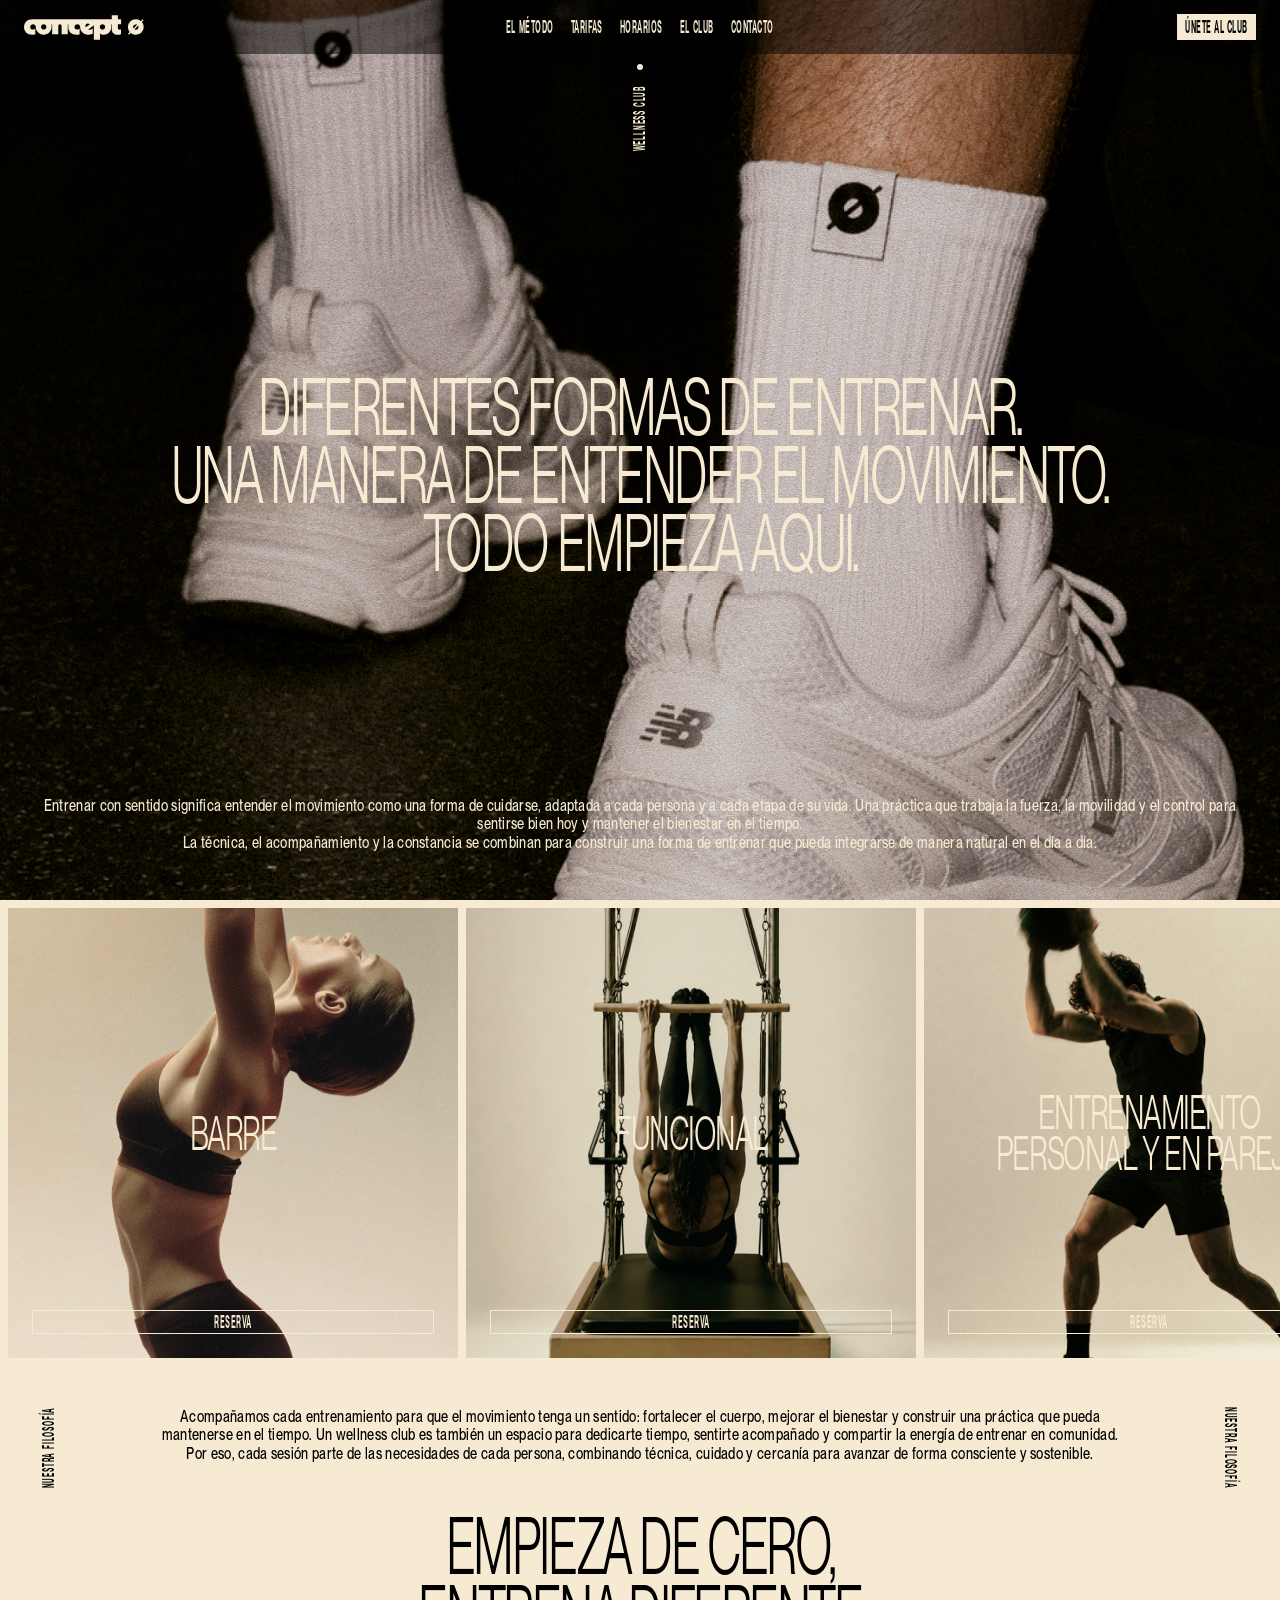
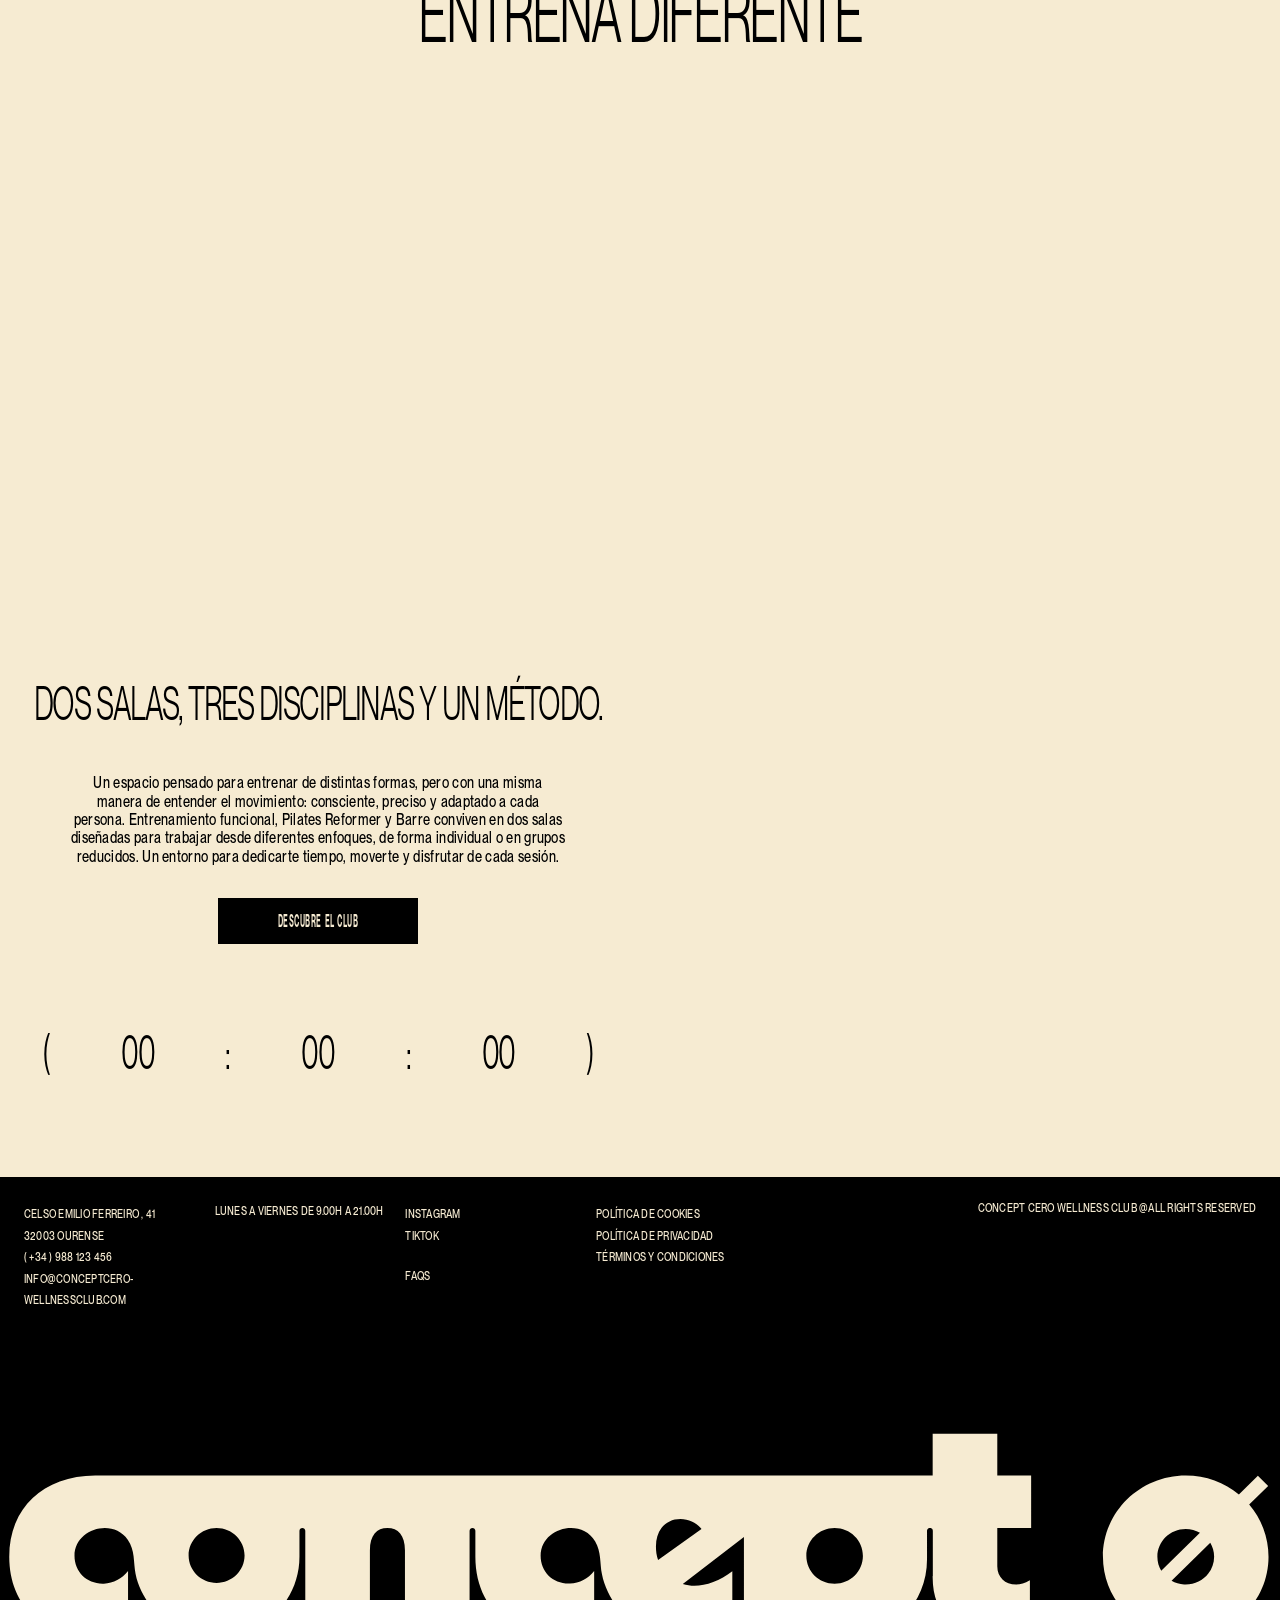
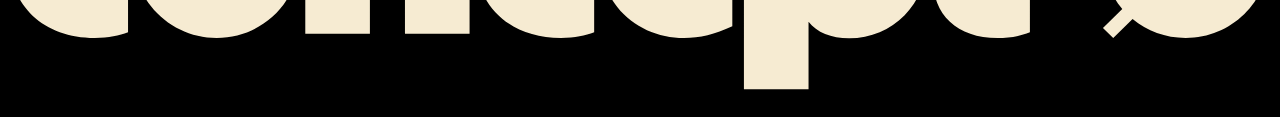
<file: index.html>
<!doctype html>
<html>
    <head>
        <meta charset="utf-8" />
        <meta name="viewport" content="initial-scale=1, width=device-width" />

        <link rel="stylesheet" href="css/globales.css" />
        <link rel="stylesheet" href="css/componentes/timer.css" />
        <link rel="stylesheet" href="css/componentes/galeria.css" />
        <link rel="stylesheet" href="css/index.css" />
        <script src="js/scripts-comunes.js"></script>
        <script src="js/index.js"></script>
        <title>Concept Cero - Inicio</title>
    </head>
    <body data-logorario-theme="light">
        <div id="nav-superior-placeholder"></div>

        <div class="home">
            <main class="contenido-base">
                <!-- HERO -->
                <section class="seccion-base seccion-index">
                    <picture>
                        <source media="(max-width: 768px)" srcset="img_v2/3_Mobile/1_Home/img1.jpg" />
                        <img class="img-fondo-base" alt="" src="img_v2/2_Desktop/1_Home/img1.jpg" />
                    </picture>

                    <div id="logorario-placeholder"></div>

                    <h2 class="titulo-base">
                        DIFERENTES FORMAS DE ENTRENAR.<br />
                        UNA MANERA DE ENTENDER EL MOVIMIENTO.<br />
                        TODO EMPIEZA AQUÍ.
                    </h2>
                    <p class="subtitulo-base">
                        Entrenar con sentido significa entender el movimiento como una forma de cuidarse, adaptada a cada persona y a cada etapa de su vida. Una práctica que trabaja la fuerza, la movilidad y el control para sentirse bien hoy y mantener el bienestar en el tiempo.
                        <span class="subtitulo-extra"> <br />La técnica, el acompañamiento y la constancia se combinan para construir una forma de entrenar que pueda integrarse de manera natural en el día a día. </span>
                    </p>
                </section>

                <!-- GALERÍA DE SERVICIOS con 3 copias -->
                <div class="galeria-wrapper">
                    <div class="galeria-track">
                        <!-- Copia 1 -->
                        <section class="galeria-card">
                            <picture>
                                <source media="(max-width: 768px)" srcset="img_v2/3_Mobile/1_Home/img2.jpg" />
                                <img class="card-img" alt="" src="img_v2/2_Desktop/1_Home/img2.jpg" />
                            </picture>
                            <picture>
                                <source media="(max-width: 768px)" srcset="img_v2/3_Mobile/1_Home/img3.jpg" />
                                <img class="card-img hover-img" alt="" src="img_v2/2_Desktop/1_Home/img3.jpg" />
                            </picture>
                            <h3 class="card-title">BARRE</h3>
                            <a href="horarios.html" class="card-btn buttonslinks" aria-label="Reservar Entrenamiento Personal">RESERVA</a>
                        </section>
                        <section class="galeria-card">
                            <picture>
                                <source media="(max-width: 768px)" srcset="img_v2/3_Mobile/1_Home/img4.jpg" />
                                <img class="card-img" alt="" src="img_v2/2_Desktop/1_Home/img4.jpg" />
                            </picture>
                            <picture>
                                <source media="(max-width: 768px)" srcset="img_v2/3_Mobile/1_Home/img5.jpg" />
                                <img class="card-img hover-img" alt="" src="img_v2/2_Desktop/1_Home/img5.jpg" />
                            </picture>
                            <h3 class="card-title">FUNCIONAL</h3>
                            <a href="horarios.html" class="card-btn buttonslinks" aria-label="Reservar Funcional">RESERVA</a>
                        </section>
                        <section class="galeria-card">
                            <picture>
                                <source media="(max-width: 768px)" srcset="img_v2/3_Mobile/1_Home/img6.jpg" />
                                <img class="card-img" alt="" src="img_v2/2_Desktop/1_Home/img6.jpg" />
                            </picture>
                            <picture>
                                <source media="(max-width: 768px)" srcset="img_v2/3_Mobile/1_Home/img7.jpg" />
                                <img class="card-img hover-img" alt="" src="img_v2/2_Desktop/1_Home/img7.jpg" />
                            </picture>
                            <h3 class="card-title">ENTRENAMIENTO<br />PERSONAL Y EN PAREJA</h3>
                            <a href="horarios.html" class="card-btn buttonslinks" aria-label="Reservar Pilates Reformer">RESERVA</a>
                        </section>
                        <section class="galeria-card">
                            <picture>
                                <source media="(max-width: 768px)" srcset="img_v2/3_Mobile/1_Home/img8.jpg" />
                                <img class="card-img" alt="" src="img_v2/2_Desktop/1_Home/img8.jpg" />
                            </picture>
                            <picture>
                                <source media="(max-width: 768px)" srcset="img_v2/3_Mobile/1_Home/img9.jpg" />
                                <img class="card-img hover-img" alt="" src="img_v2/2_Desktop/1_Home/img9.jpg" />
                            </picture>
                            <h3 class="card-title">PILATES REFORMER</h3>
                            <a href="horarios.html" class="card-btn buttonslinks" aria-label="Reservar Barre">RESERVA</a>
                        </section>
                        <section class="galeria-card">
                            <picture>
                                <source media="(max-width: 768px)" srcset="img_v2/3_Mobile/1_Home/img10.jpg" />
                                <img class="card-img" alt="" src="img_v2/2_Desktop/1_Home/img10.jpg" />
                            </picture>
                            <picture>
                                <source media="(max-width: 768px)" srcset="img_v2/3_Mobile/1_Home/img11.jpg" />
                                <img class="card-img hover-img" alt="" src="img_v2/2_Desktop/1_Home/img11.jpg" />
                            </picture>
                            <h3 class="card-title">WELLNESS SENIOR</h3>
                            <a href="horarios.html" class="card-btn buttonslinks" aria-label="Reservar Barre">RESERVA</a>
                        </section>

                        <!-- Copia 2 -->
                        <section class="galeria-card">
                            <picture>
                                <source media="(max-width: 768px)" srcset="img_v2/3_Mobile/1_Home/img2.jpg" />
                                <img class="card-img" alt="" src="img_v2/2_Desktop/1_Home/img2.jpg" />
                            </picture>
                            <picture>
                                <source media="(max-width: 768px)" srcset="img_v2/3_Mobile/1_Home/img3.jpg" />
                                <img class="card-img hover-img" alt="" src="img_v2/2_Desktop/1_Home/img3.jpg" />
                            </picture>
                            <h3 class="card-title">BARRE</h3>
                            <a href="horarios.html" class="card-btn buttonslinks" aria-label="Reservar Entrenamiento Personal">RESERVA</a>
                        </section>
                        <section class="galeria-card">
                            <picture>
                                <source media="(max-width: 768px)" srcset="img_v2/3_Mobile/1_Home/img4.jpg" />
                                <img class="card-img" alt="" src="img_v2/2_Desktop/1_Home/img4.jpg" />
                            </picture>
                            <picture>
                                <source media="(max-width: 768px)" srcset="img_v2/3_Mobile/1_Home/img5.jpg" />
                                <img class="card-img hover-img" alt="" src="img_v2/2_Desktop/1_Home/img5.jpg" />
                            </picture>
                            <h3 class="card-title">FUNCIONAL</h3>
                            <a href="horarios.html" class="card-btn buttonslinks" aria-label="Reservar Funcional">RESERVA</a>
                        </section>
                        <section class="galeria-card">
                            <picture>
                                <source media="(max-width: 768px)" srcset="img_v2/3_Mobile/1_Home/img6.jpg" />
                                <img class="card-img" alt="" src="img_v2/2_Desktop/1_Home/img6.jpg" />
                            </picture>
                            <picture>
                                <source media="(max-width: 768px)" srcset="img_v2/3_Mobile/1_Home/img7.jpg" />
                                <img class="card-img hover-img" alt="" src="img_v2/2_Desktop/1_Home/img7.jpg" />
                            </picture>
                            <h3 class="card-title">ENTRENAMIENTO<br />PERSONAL Y EN PAREJA</h3>
                            <a href="horarios.html" class="card-btn buttonslinks" aria-label="Reservar Pilates Reformer">RESERVA</a>
                        </section>
                        <section class="galeria-card">
                            <picture>
                                <source media="(max-width: 768px)" srcset="img_v2/3_Mobile/1_Home/img8.jpg" />
                                <img class="card-img" alt="" src="img_v2/2_Desktop/1_Home/img8.jpg" />
                            </picture>
                            <picture>
                                <source media="(max-width: 768px)" srcset="img_v2/3_Mobile/1_Home/img9.jpg" />
                                <img class="card-img hover-img" alt="" src="img_v2/2_Desktop/1_Home/img9.jpg" />
                            </picture>
                            <h3 class="card-title">PILATES REFORMER</h3>
                            <a href="horarios.html" class="card-btn buttonslinks" aria-label="Reservar Barre">RESERVA</a>
                        </section>
                        <section class="galeria-card">
                            <picture>
                                <source media="(max-width: 768px)" srcset="img_v2/3_Mobile/1_Home/img10.jpg" />
                                <img class="card-img" alt="" src="img_v2/2_Desktop/1_Home/img10.jpg" />
                            </picture>
                            <picture>
                                <source media="(max-width: 768px)" srcset="img_v2/3_Mobile/1_Home/img11.jpg" />
                                <img class="card-img hover-img" alt="" src="img_v2/2_Desktop/1_Home/img11.jpg" />
                            </picture>
                            <h3 class="card-title">WELLNESS SENIOR</h3>
                            <a href="horarios.html" class="card-btn buttonslinks" aria-label="Reservar Barre">RESERVA</a>
                        </section>

                        <!-- Copia 3 -->
                        <section class="galeria-card">
                            <picture>
                                <source media="(max-width: 768px)" srcset="img_v2/3_Mobile/1_Home/img2.jpg" />
                                <img class="card-img" alt="" src="img_v2/2_Desktop/1_Home/img2.jpg" />
                            </picture>
                            <picture>
                                <source media="(max-width: 768px)" srcset="img_v2/3_Mobile/1_Home/img3.jpg" />
                                <img class="card-img hover-img" alt="" src="img_v2/2_Desktop/1_Home/img3.jpg" />
                            </picture>
                            <h3 class="card-title">BARRE</h3>
                            <a href="horarios.html" class="card-btn buttonslinks" aria-label="Reservar Entrenamiento Personal">RESERVA</a>
                        </section>
                        <section class="galeria-card">
                            <picture>
                                <source media="(max-width: 768px)" srcset="img_v2/3_Mobile/1_Home/img4.jpg" />
                                <img class="card-img" alt="" src="img_v2/2_Desktop/1_Home/img4.jpg" />
                            </picture>
                            <picture>
                                <source media="(max-width: 768px)" srcset="img_v2/3_Mobile/1_Home/img5.jpg" />
                                <img class="card-img hover-img" alt="" src="img_v2/2_Desktop/1_Home/img5.jpg" />
                            </picture>
                            <h3 class="card-title">FUNCIONAL</h3>
                            <a href="horarios.html" class="card-btn buttonslinks" aria-label="Reservar Funcional">RESERVA</a>
                        </section>
                        <section class="galeria-card">
                            <picture>
                                <source media="(max-width: 768px)" srcset="img_v2/3_Mobile/1_Home/img6.jpg" />
                                <img class="card-img" alt="" src="img_v2/2_Desktop/1_Home/img6.jpg" />
                            </picture>
                            <picture>
                                <source media="(max-width: 768px)" srcset="img_v2/3_Mobile/1_Home/img7.jpg" />
                                <img class="card-img hover-img" alt="" src="img_v2/2_Desktop/1_Home/img7.jpg" />
                            </picture>
                            <h3 class="card-title">ENTRENAMIENTO<br />PERSONAL Y EN PAREJA</h3>
                            <a href="horarios.html" class="card-btn buttonslinks" aria-label="Reservar Pilates Reformer">RESERVA</a>
                        </section>
                        <section class="galeria-card">
                            <picture>
                                <source media="(max-width: 768px)" srcset="img_v2/3_Mobile/1_Home/img8.jpg" />
                                <img class="card-img" alt="" src="img_v2/2_Desktop/1_Home/img8.jpg" />
                            </picture>
                            <picture>
                                <source media="(max-width: 768px)" srcset="img_v2/3_Mobile/1_Home/img9.jpg" />
                                <img class="card-img hover-img" alt="" src="img_v2/2_Desktop/1_Home/img9.jpg" />
                            </picture>
                            <h3 class="card-title">PILATES REFORMER</h3>
                            <a href="horarios.html" class="card-btn buttonslinks" aria-label="Reservar Barre">RESERVA</a>
                        </section>
                        <section class="galeria-card">
                            <picture>
                                <source media="(max-width: 768px)" srcset="img_v2/3_Mobile/1_Home/img10.jpg" />
                                <img class="card-img" alt="" src="img_v2/2_Desktop/1_Home/img10.jpg" />
                            </picture>
                            <picture>
                                <source media="(max-width: 768px)" srcset="img_v2/3_Mobile/1_Home/img11.jpg" />
                                <img class="card-img hover-img" alt="" src="img_v2/2_Desktop/1_Home/img11.jpg" />
                            </picture>
                            <h3 class="card-title">WELLNESS SENIOR</h3>
                            <a href="horarios.html" class="card-btn buttonslinks" aria-label="Reservar Barre">RESERVA</a>
                        </section>
                    </div>
                    <div class="cosas-movil">
                        <div class="puntitos">
                            <span class="dot active"></span>
                            <span class="dot"></span>
                            <span class="dot"></span>
                            <span class="dot"></span>
                            <span class="dot"></span>
                        </div>
                    </div>
                </div>

                <!-- FILOSOFÍA -->
                <div class="bloque-filosofia">
                    <div class="bloque-filosofia-inner">
                        <p class="texto-filosofia">
                            Acompañamos cada entrenamiento para que el movimiento tenga un sentido: fortalecer el cuerpo, mejorar el bienestar y construir una práctica que pueda mantenerse en el tiempo. Un wellness club es también un espacio para dedicarte tiempo, sentirte acompañado y compartir la energía de entrenar en comunidad. Por eso, cada sesión parte de las necesidades de cada persona,
                            combinando técnica, cuidado y cercanía para avanzar de forma consciente y sostenible.
                        </p>
                        <h2 class="titulo-filosofia">EMPIEZA DE CERO,<br />ENTRENA DIFERENTE</h2>
                    </div>
                    <h6 class="filosofia-label izquierda">NUESTRA FILOSOFÍA</h6>
                    <h6 class="filosofia-label derecha">NUESTRA FILOSOFÍA</h6>
                </div>

                <!-- CARRUSEL SIMPLE CON CLON -->
                <div class="bloque-carrusel">
                    <div class="carrusel-wrapper">
                        <div class="carrusel-track">
                            <picture>
                                <source media="(max-width: 768px)" srcset="img_v2/3_Mobile/1_Home/img13.jpg" />
                                <img class="carrusel-imagen" loading="lazy" alt="Instalación 1" src="img_v2/2_Desktop/1_Home/img13.jpg" />
                            </picture>
                            <picture>
                                <source media="(max-width: 768px)" srcset="img_v2/3_Mobile/1_Home/img14.jpg" />
                                <img class="carrusel-imagen" loading="lazy" alt="Instalación 2" src="img_v2/2_Desktop/1_Home/img14.jpg" />
                            </picture>
                            <picture>
                                <source media="(max-width: 768px)" srcset="img_v2/3_Mobile/1_Home/img15.jpg" />
                                <img class="carrusel-imagen" loading="lazy" alt="Instalación 3" src="img_v2/2_Desktop/1_Home/img15.jpg" />
                            </picture>
                            <picture>
                                <source media="(max-width: 768px)" srcset="img_v2/3_Mobile/1_Home/img16.jpg" />
                                <img class="carrusel-imagen" loading="lazy" alt="Instalación 4" src="img_v2/2_Desktop/1_Home/img16.jpg" />
                            </picture>
                            <picture>
                                <source media="(max-width: 768px)" srcset="img_v2/3_Mobile/1_Home/img17.jpg" />
                                <img class="carrusel-imagen" loading="lazy" alt="Instalación 5" src="img_v2/2_Desktop/1_Home/img17.jpg" />
                            </picture>
                            <picture>
                                <source media="(max-width: 768px)" srcset="img_v2/3_Mobile/1_Home/img18.jpg" />
                                <img class="carrusel-imagen" loading="lazy" alt="Instalación 6" src="img_v2/2_Desktop/1_Home/img18.jpg" />
                            </picture>
                            <picture>
                                <source media="(max-width: 768px)" srcset="img_v2/3_Mobile/1_Home/img13.jpg" />
                                <img class="carrusel-imagen" loading="lazy" alt="Instalación 1" src="img_v2/2_Desktop/1_Home/img13.jpg" />
                            </picture>
                        </div>
                    </div>
                    <div class="carrusel-info-lateral">
                        <picture>
                            <source media="(max-width: 768px)" srcset="img_v2/3_Mobile/1_Home/img12.jpg" />
                            <img class="carrusel-info-imagen" loading="lazy" alt="Imagen lateral del club" src="img_v2/2_Desktop/1_Home/img12.jpg" />
                        </picture>
                        <div class="carrusel-info-contenido">
                            <section class="carrusel-info-texto-grupo">
                                <h3>DOS SALAS, TRES DISCIPLINAS Y UN MÉTODO.</h3>
                                <p class="carrusel-info-descripcion">
                                </br>Un espacio pensado para entrenar de distintas formas, pero con una misma manera de entender el movimiento: consciente, preciso y adaptado a cada persona. Entrenamiento funcional, Pilates Reformer y Barre conviven en dos salas diseñadas para trabajar desde diferentes enfoques, de forma individual o en grupos reducidos. Un entorno para dedicarte tiempo, moverte y
                                    disfrutar de cada sesión.
                                </p>
                                <a href="club.html" class="boton-negro buttonslinks">DESCUBRE EL CLUB</a>
                            </section>
                            <div id="timer-placeholder"></div>
                        </div>
                    </div>
                </div>
            </main>
            <div id="footer-placeholder"></div>
        </div>
    </body>
</html>
</file>
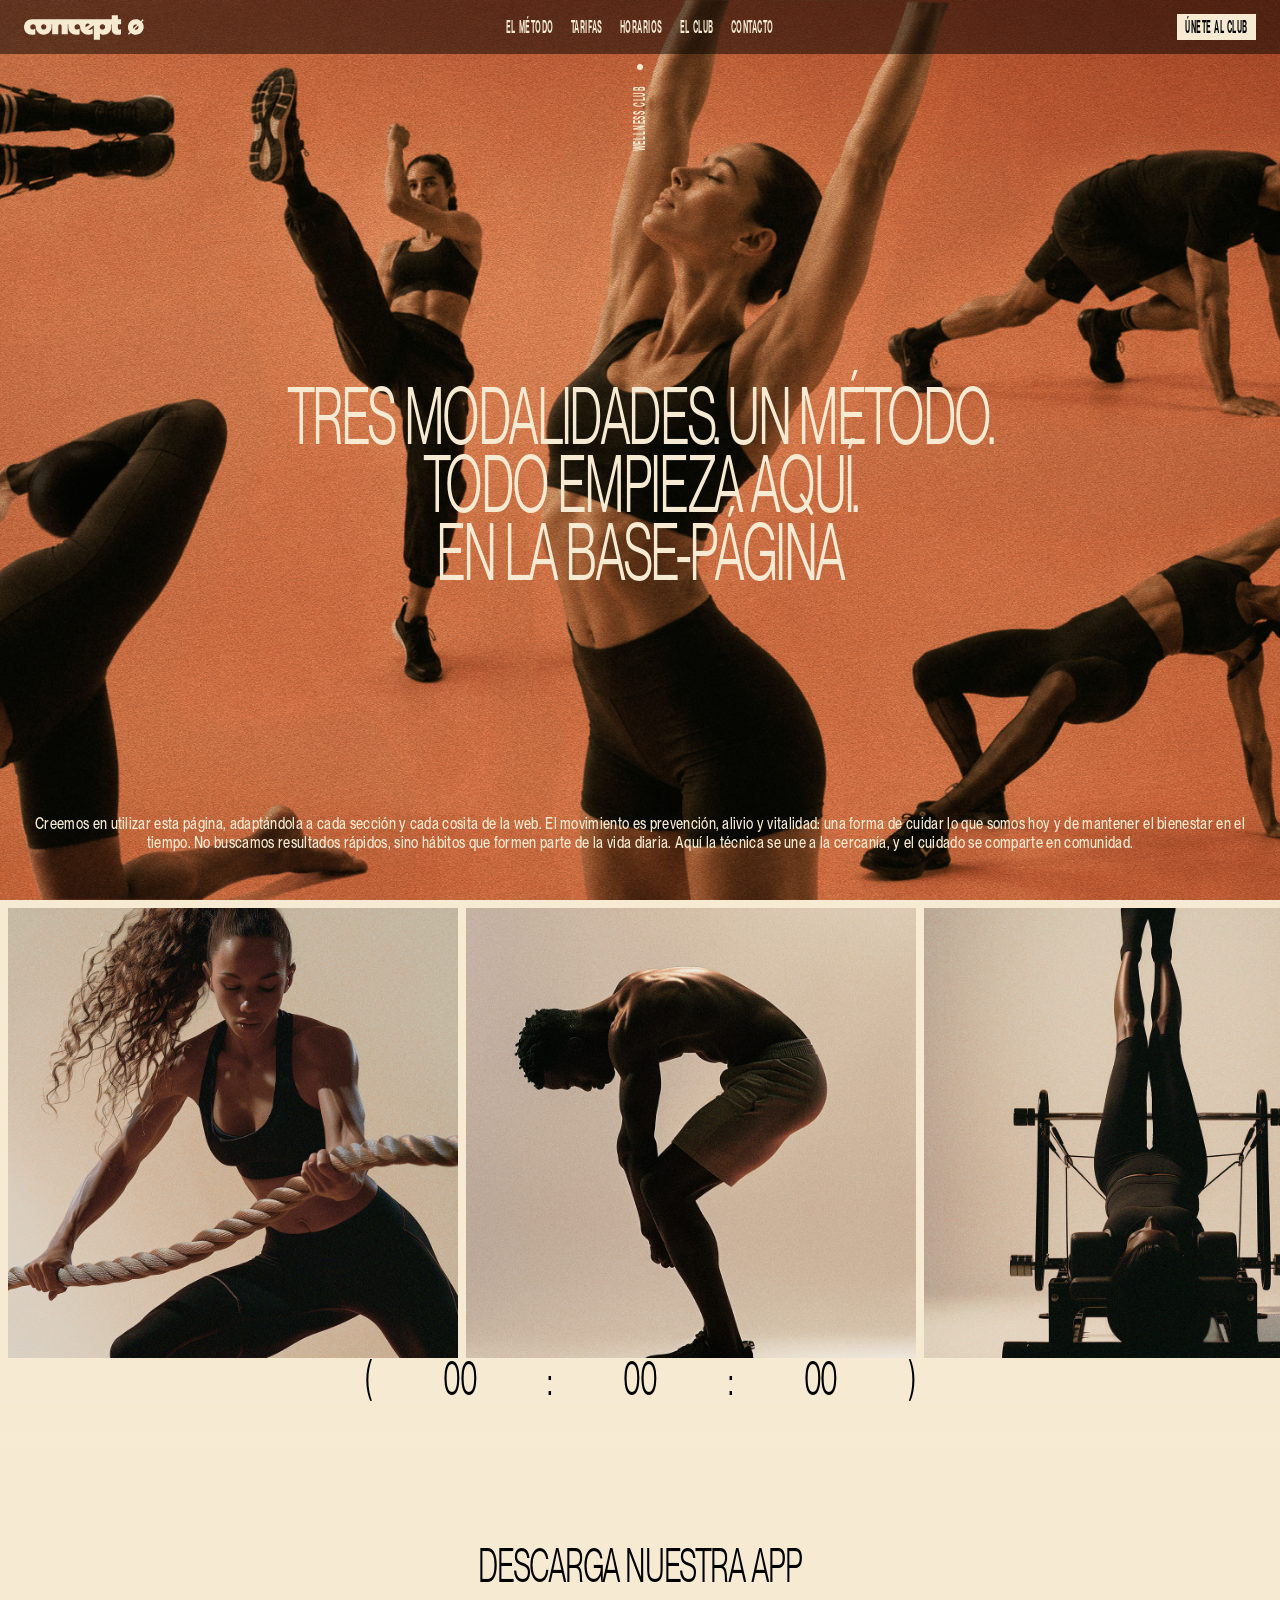
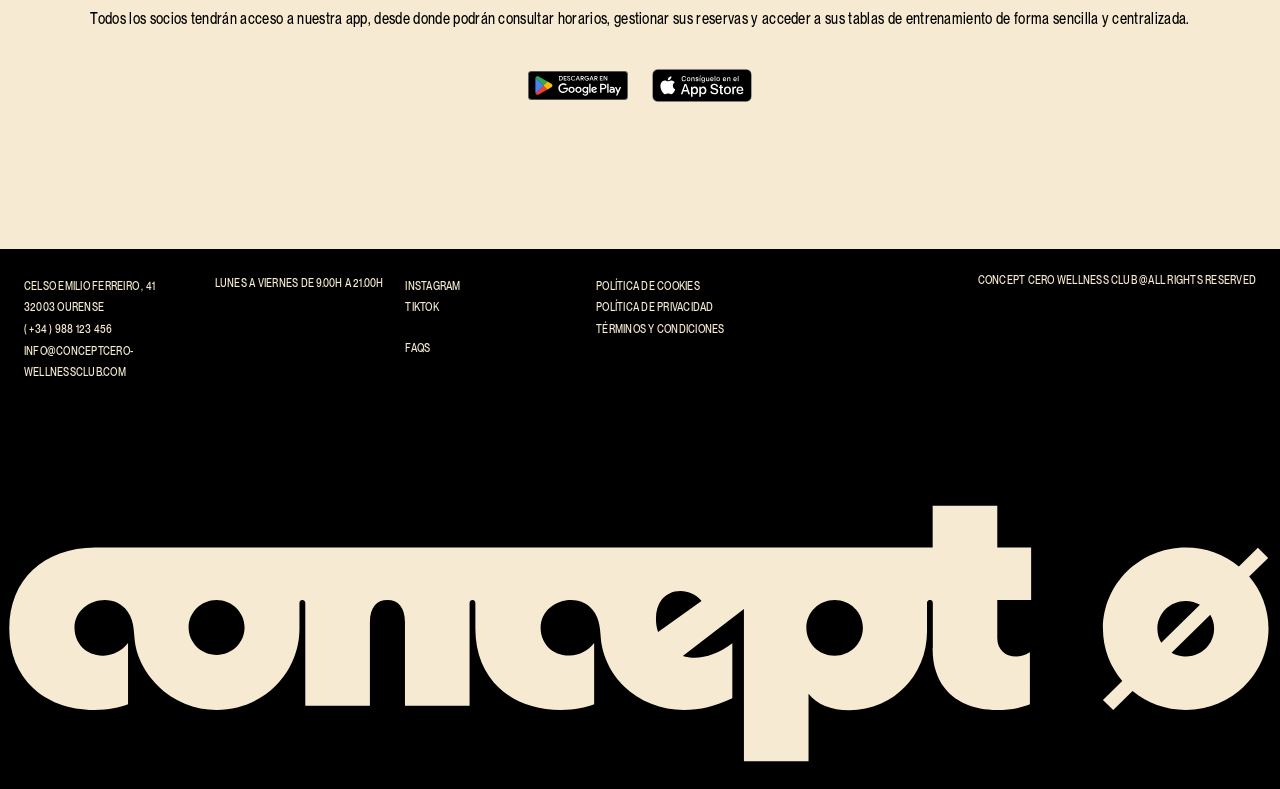
<file: base-pagina.html>
<!doctype html>
<html lang="es">
    <head>
        <meta charset="utf-8" />
        <meta name="viewport" content="initial-scale=1, width=device-width" />
        <link rel="stylesheet" href="css/globales.css" />
        <link rel="stylesheet" href="css/componentes/timer.css" />
        <link rel="stylesheet" href="css/componentes/app.css" />
        <link rel="stylesheet" href="css/componentes/galeria.css" />
        <script src="js/scripts-comunes.js"></script>
        <title>Concept Cero - Base Página</title>
    </head>
    <body data-logorario-theme="light">
        <div id="nav-superior-placeholder"></div>

        <div class="home">
            <main class="contenido-base">
                <section class="seccion-base seccion-index">
                    <img class="img-fondo-base" alt="" src="img_opti/img1.webp" />

                    <div id="logorario-placeholder"></div>

                    <h2 class="titulo-base">TRES MODALIDADES. UN MÉTODO.<br />TODO EMPIEZA AQUÍ.<br />EN LA BASE-PÁGINA</h2>
                    <p class="subtitulo-base">
                        Creemos en utilizar esta página, adaptándola a cada sección y cada cosita de la web. El movimiento es prevención, alivio y vitalidad: una forma de cuidar lo que somos hoy y de mantener el bienestar en el tiempo. No buscamos resultados rápidos, sino hábitos que formen parte de la vida diaria. Aquí la técnica se une a la cercanía, y el cuidado se comparte en comunidad.
                    </p>
                </section>

                <!-- GALERÍA DE SERVICIOS con 3 copias -->
                <div class="galeria-wrapper">
                    <div class="galeria-track">
                        <!-- Copia 1 -->
                        <section class="galeria-card">
                            <img src="img_opti/img6.webp" loading="lazy" alt="" />
                        </section>
                        <section class="galeria-card">
                            <img src="img_opti/img8.webp" loading="lazy" alt="" />
                        </section>
                        <section class="galeria-card">
                            <img src="img_opti/img4.webp" loading="lazy" alt="" />
                        </section>
                        <section class="galeria-card">
                            <img src="img_opti/img2.webp" loading="lazy" alt="" />
                        </section>

                        <!-- Copia 2 -->
                        <section class="galeria-card">
                            <img src="img_opti/img6.webp" loading="lazy" alt="" />
                        </section>
                        <section class="galeria-card">
                            <img src="img_opti/img8.webp" loading="lazy" alt="" />
                        </section>
                        <section class="galeria-card">
                            <img src="img_opti/img4.webp" loading="lazy" alt="" />
                        </section>
                        <section class="galeria-card">
                            <img src="img_opti/img2.webp" loading="lazy" alt="" />
                        </section>

                        <!-- Copia 3 -->
                        <section class="galeria-card">
                            <img src="img_opti/img6.webp" loading="lazy" alt="" />
                        </section>
                        <section class="galeria-card">
                            <img src="img_opti/img8.webp" loading="lazy" alt="" />
                        </section>
                        <section class="galeria-card">
                            <img src="img_opti/img4.webp" loading="lazy" alt="" />
                        </section>
                        <section class="galeria-card">
                            <img src="img_opti/img2.webp" loading="lazy" alt="" />
                        </section>
                    </div>
                    <div class="cosas-movil">
                        <div class="puntitos">
                            <span class="dot active"></span>
                            <span class="dot"></span>
                            <span class="dot"></span>
                            <span class="dot"></span>
                        </div>
                    </div>
                </div>

                <div id="timer-placeholder"></div>
                <div id="app-section-placeholder"></div>
            </main>
            <div id="footer-placeholder"></div>
        </div>
    </body>
</html>
</file>
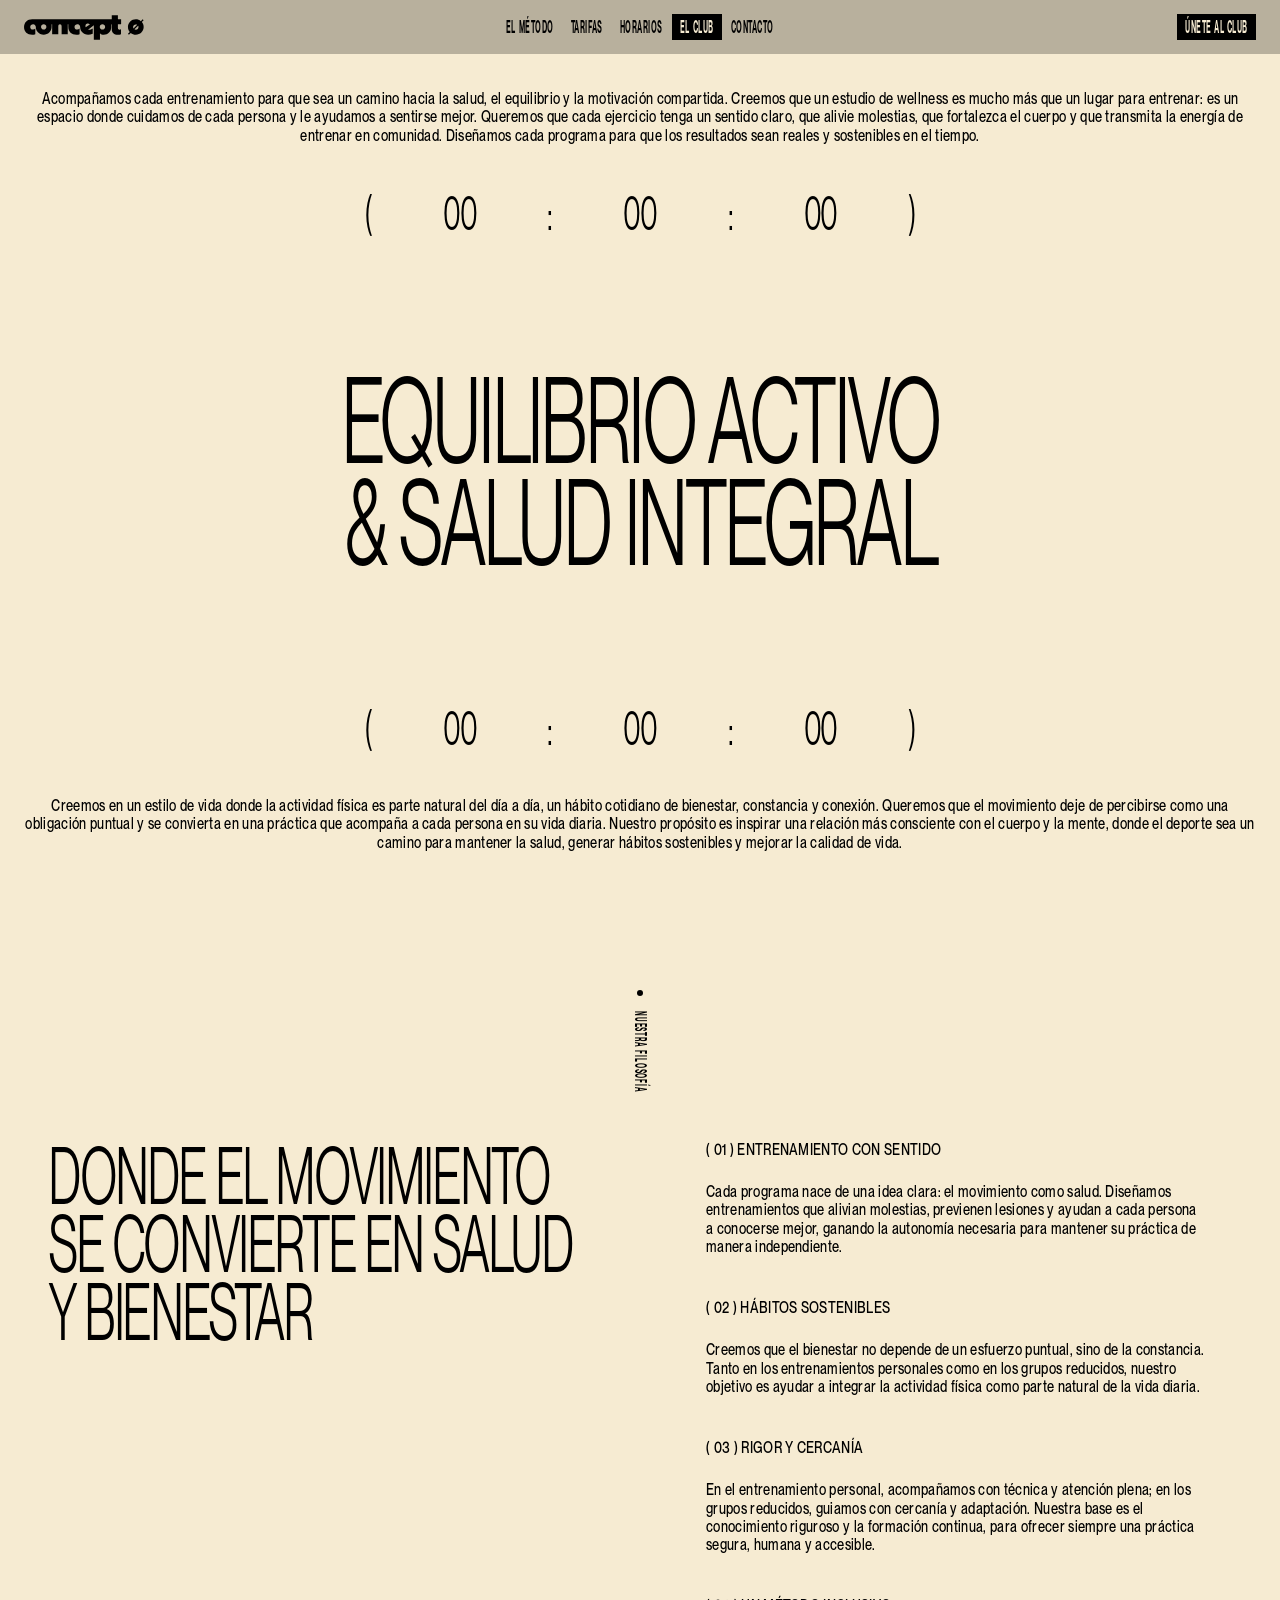
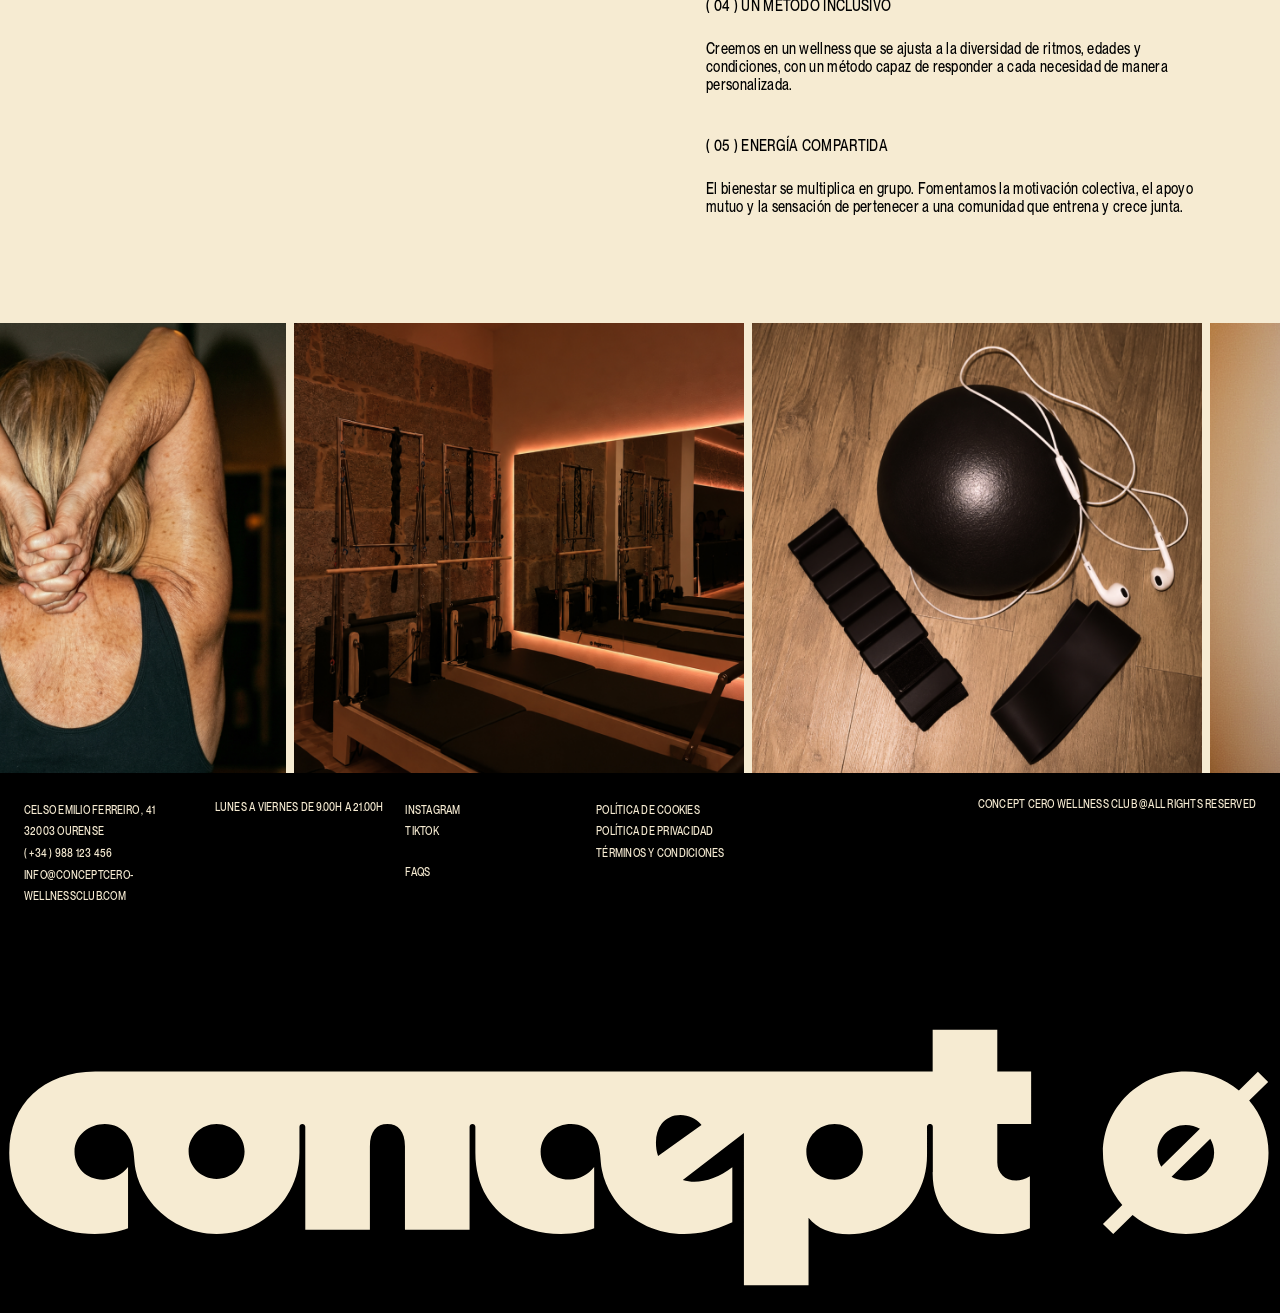
<file: club.html>
<!doctype html>
<html lang="es">
    <head>
        <meta charset="utf-8" />
        <meta name="viewport" content="initial-scale=1, width=device-width" />

        <link rel="stylesheet" href="css/globales.css" />
        <link rel="stylesheet" href="css/componentes/timer.css" />
        <link rel="stylesheet" href="css/componentes/galeria.css" />
        <link rel="stylesheet" href="css/club.css" />

        <script src="js/scripts-comunes.js"></script>
        <script src="js/club.js"></script>
        <title>Concept Cero - El Club</title>
    </head>
    <body data-logorario-theme="dark">
        <div class="home">
            <main class="contenido-base">
                <div id="nav-superior-placeholder"></div>
                <section class="seccion-base seccion-club">
                    <!-- Vídeo de fondo -->
                    <video class="club-video-bg" autoplay muted loop playsinline>
                        <source src="img_opti/img17_1.mp4" type="video/mp4" />
                    </video>

                    <!-- Grupo superior: texto + timer -->
                    <div class="grupo-superior">
                        <p class="club-texto-arriba">
                            Acompañamos cada entrenamiento para que sea un camino hacia la salud, el equilibrio y la motivación compartida. Creemos que un estudio de wellness es mucho más que un lugar para entrenar: es un espacio donde cuidamos de cada persona y le ayudamos a sentirse mejor.
                            <span class="club-texto-extra">Queremos que cada ejercicio tenga un sentido claro, que alivie molestias, que fortalezca el cuerpo y que transmita la energía de entrenar en comunidad. Diseñamos cada programa para que los resultados sean reales y sostenibles en el tiempo.</span>
                        </p>
                        <div class="club-timer-arriba">
                            <div id="timer-arriba-placeholder"></div>
                        </div>
                    </div>

                    <!-- Título (fila central) -->
                    <h1 class="club-titulo">EQUILIBRIO ACTIVO<br />& SALUD INTEGRAL</h1>

                    <!-- Grupo inferior: timer + texto -->
                    <div class="grupo-inferior">
                        <div class="club-timer-abajo">
                            <div id="timer-abajo-placeholder"></div>
                        </div>

                        <p class="club-texto-abajo">
                            Creemos en un estilo de vida donde la actividad física es parte natural del día a día, un hábito cotidiano de bienestar, constancia y conexión. Queremos que el movimiento deje de percibirse como una obligación puntual y se convierta en una práctica que acompaña a cada persona en su vida diaria.
                            <span class="club-texto-extra">Nuestro propósito es inspirar una relación más consciente con el cuerpo y la mente, donde el deporte sea un camino para mantener la salud, generar hábitos sostenibles y mejorar la calidad de vida. </span>
                        </p>
                    </div>
                </section>

                <section class="club-debajo">
                    <div id="logorario-debajo-placeholder"></div>

                    <div class="club-main-grid">
                        <div class="club-col-izq">
                            <h2 class="club-debajo-h2">DONDE EL MOVIMIENTO SE CONVIERTE EN SALUD Y BIENESTAR</h2>
                        </div>
                        <div class="club-col-der">
                            <p class="club-debajo-p">( 01 )  ENTRENAMIENTO CON SENTIDO</p>
                            <p class="club-debajo-p">Cada programa nace de una idea clara: el movimiento como salud. Diseñamos entrenamientos que alivian molestias, previenen lesiones y ayudan a cada persona a conocerse mejor, ganando la autonomía necesaria para mantener su práctica de manera independiente.</br></br></p>

                            <p class="club-debajo-p">( 02 )  HÁBITOS SOSTENIBLES</p>
                            <p class="club-debajo-p">Creemos que el bienestar no depende de un esfuerzo puntual, sino de la constancia. Tanto en los entrenamientos personales como en los grupos reducidos, nuestro objetivo es ayudar a integrar la actividad física como parte natural de la vida diaria.</br></br></p>

                            <p class="club-debajo-p">( 03 )  RIGOR Y CERCANÍA</p>
                            <p class="club-debajo-p">En el entrenamiento personal, acompañamos con técnica y atención plena; en los grupos reducidos, guiamos con cercanía y adaptación. Nuestra base es el conocimiento riguroso y la formación continua, para ofrecer siempre una práctica segura, humana y accesible.</br></br></p>
                        
                            <p class="club-debajo-p">( 04 )  UN MÉTODO INCLUSIVO</p>
                            <p class="club-debajo-p">Creemos en un wellness que se ajusta a la diversidad de ritmos, edades y condiciones, con un método capaz de responder a cada necesidad de manera personalizada.</br></br></p>

                            <p class="club-debajo-p">( 05 )  ENERGÍA COMPARTIDA</p>
                            <p class="club-debajo-p">El bienestar se multiplica en grupo. Fomentamos la motivación colectiva, el apoyo mutuo y la sensación de pertenecer a una comunidad que entrena y crece junta.</br></br></p>
                        </div>
                    </div>
                </section>

                <!-- GALERÍA AUTOMÁTICA con 3 copias -->
                <div class="galeria-wrapper galeria-automatica">
                    <div class="galeria-track">
                        <!-- Copia 1 -->
                        <div class="galeria-card">
                            <picture>
                                <source media="(max-width: 768px)" srcset="img_v2/3_Mobile/5_El%20Club/img27.jpg" />
                                <img src="img_v2/2_Desktop/5_El%20Club/img27.jpg" alt="" />
                            </picture>
                        </div>
                        <div class="galeria-card">
                            <picture>
                                <source media="(max-width: 768px)" srcset="img_v2/3_Mobile/5_El%20Club/img28.jpg" />
                                <img src="img_v2/2_Desktop/5_El%20Club/img28.jpg" alt="" />
                            </picture>
                        </div>
                        <div class="galeria-card">
                            <picture>
                                <source media="(max-width: 768px)" srcset="img_v2/3_Mobile/5_El%20Club/img29.jpg" />
                                <img src="img_v2/2_Desktop/5_El%20Club/img29.jpg" alt="" />
                            </picture>
                        </div>
                        <div class="galeria-card">
                            <picture>
                                <source media="(max-width: 768px)" srcset="img_v2/3_Mobile/5_El%20Club/img30.jpg" />
                                <img src="img_v2/2_Desktop/5_El%20Club/img30.jpg" alt="" />
                            </picture>
                        </div>

                        <!-- Copia 2 -->
                        <div class="galeria-card">
                            <picture>
                                <source media="(max-width: 768px)" srcset="img_v2/3_Mobile/5_El%20Club/img27.jpg" />
                                <img src="img_v2/2_Desktop/5_El%20Club/img27.jpg" alt="" />
                            </picture>
                        </div>
                        <div class="galeria-card">
                            <picture>
                                <source media="(max-width: 768px)" srcset="img_v2/3_Mobile/5_El%20Club/img28.jpg" />
                                <img src="img_v2/2_Desktop/5_El%20Club/img28.jpg" alt="" />
                            </picture>
                        </div>
                        <div class="galeria-card">
                            <picture>
                                <source media="(max-width: 768px)" srcset="img_v2/3_Mobile/5_El%20Club/img29.jpg" />
                                <img src="img_v2/2_Desktop/5_El%20Club/img29.jpg" alt="" />
                            </picture>
                        </div>
                        <div class="galeria-card">
                            <picture>
                                <source media="(max-width: 768px)" srcset="img_v2/3_Mobile/5_El%20Club/img30.jpg" />
                                <img src="img_v2/2_Desktop/5_El%20Club/img30.jpg" alt="" />
                            </picture>
                        </div>

                        <!-- Copia 3 -->
                        <div class="galeria-card">
                            <picture>
                                <source media="(max-width: 768px)" srcset="img_v2/3_Mobile/5_El%20Club/img27.jpg" />
                                <img src="img_v2/2_Desktop/5_El%20Club/img27.jpg" alt="" />
                            </picture>
                        </div>
                        <div class="galeria-card">
                            <picture>
                                <source media="(max-width: 768px)" srcset="img_v2/3_Mobile/5_El%20Club/img28.jpg" />
                                <img src="img_v2/2_Desktop/5_El%20Club/img28.jpg" alt="" />
                            </picture>
                        </div>
                        <div class="galeria-card">
                            <picture>
                                <source media="(max-width: 768px)" srcset="img_v2/3_Mobile/5_El%20Club/img29.jpg" />
                                <img src="img_v2/2_Desktop/5_El%20Club/img29.jpg" alt="" />
                            </picture>
                        </div>
                        <div class="galeria-card">
                            <picture>
                                <source media="(max-width: 768px)" srcset="img_v2/3_Mobile/5_El%20Club/img30.jpg" />
                                <img src="img_v2/2_Desktop/5_El%20Club/img30.jpg" alt="" />
                            </picture>
                        </div>
                    </div>
                </div>
            </main>

            <div id="footer-placeholder"></div>
        </div>
    </body>
</html>
</file>
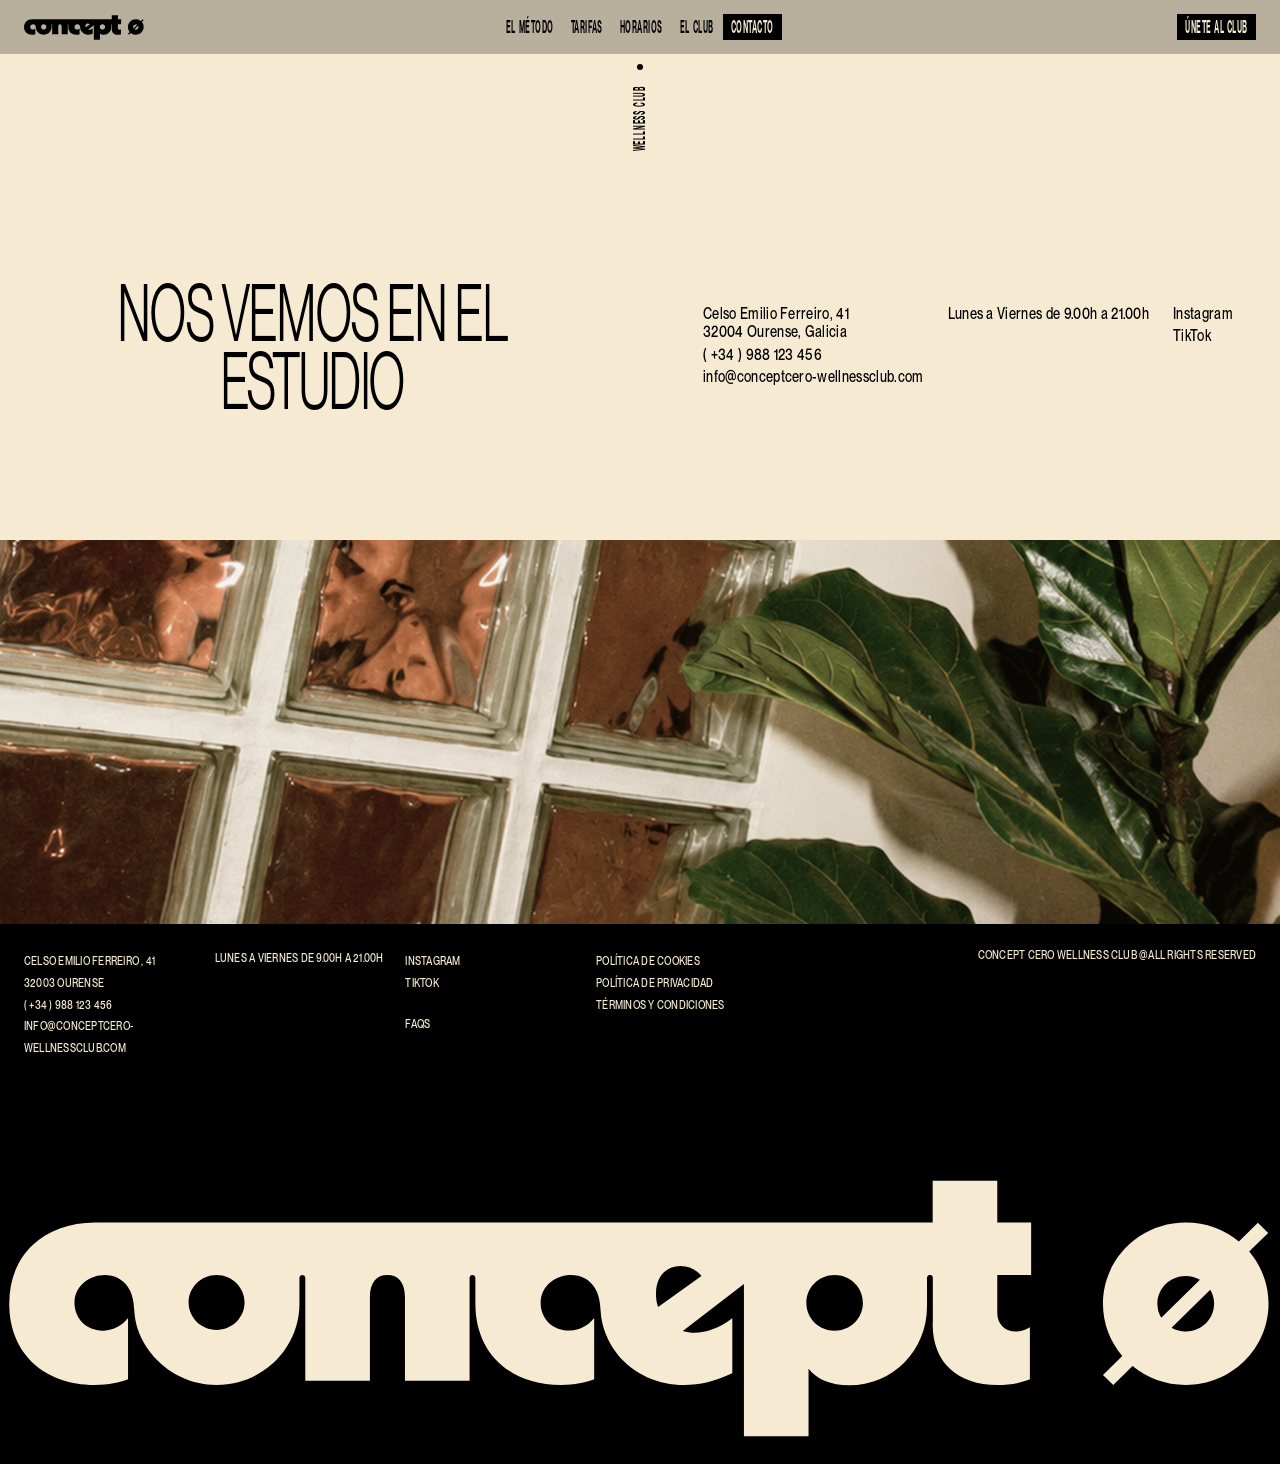
<file: contacto.html>
<!doctype html>
<html>
    <head>
        <meta charset="utf-8" />
        <meta name="viewport" content="initial-scale=1, width=device-width" />

        <link rel="stylesheet" href="css/globales.css" />
        <link rel="stylesheet" href="css/componentes/timer.css" />
        <link rel="stylesheet" href="css/contacto.css" />
        <!-- Cargador de componentes comunes -->
        <script src="js/scripts-comunes.js"></script>
        <title>Concept Cero - Contacto</title>
    </head>
    <body data-logorario-theme="dark">
        <div id="nav-superior-placeholder"></div>

        <div class="home">
            <main class="contenido-base">
                <section class="seccion-base seccion-secundaria seccion-contacto">
                    <div id="logorario-placeholder"></div>

                    <div class="contacto-main-grid">
                        <div class="contacto-col-izq">
                            <h2 class="titulo-secundario">NOS VEMOS EN EL ESTUDIO</h2>
                        </div>
                        <div class="contacto-col-der">
                            <div class="contacto-subgrid">
                                <div class="contacto-subgrid-col">
                                    <a href="https://maps.app.goo.gl/q8g4xfBC1sHGRAJ2A" target="_blank" rel="noopener noreferrer"><p>Celso Emilio Ferreiro, 41</br>32004 Ourense, Galicia</p></a>
                                    <a href="tel:+34988123456"><p>( +34 ) 988 123 456</p></a>
                                    <a href="mailto:info@conceptcero-wellnessclub.com"><p>info@conceptcero-wellnessclub.com</p></a>
                                </div>
                                <div class="contacto-subgrid-col">
                                    <p>Lunes a Viernes de 9.00h a 21.00h</p>
                                </div>
                                <div class="contacto-subgrid-col">
                                    <a href="https://www.instagram.com/concept" target="_blank" rel="noopener noreferrer"><p>Instagram</p></a>
                                    <a href="https://www.tiktok.com/@concept" target="_blank" rel="noopener noreferrer"><p>TikTok</p></a>
                                </div>
                            </div>
                        </div>
                    </div>
                </section>

                <!-- FOTO CONTACTO (full width) -->
                <picture class="contacto-foto-full">
                    <source media="(max-width: 768px)" srcset="img_v2/3_Mobile/6_Contacto/img31.jpg" />
                    <img src="img_v2/2_Desktop/6_Contacto/img31.jpg" alt="" loading="lazy" />
                </picture>
            </main>
            <div id="footer-placeholder"></div>
        </div>
    </body>
</html>
</file>
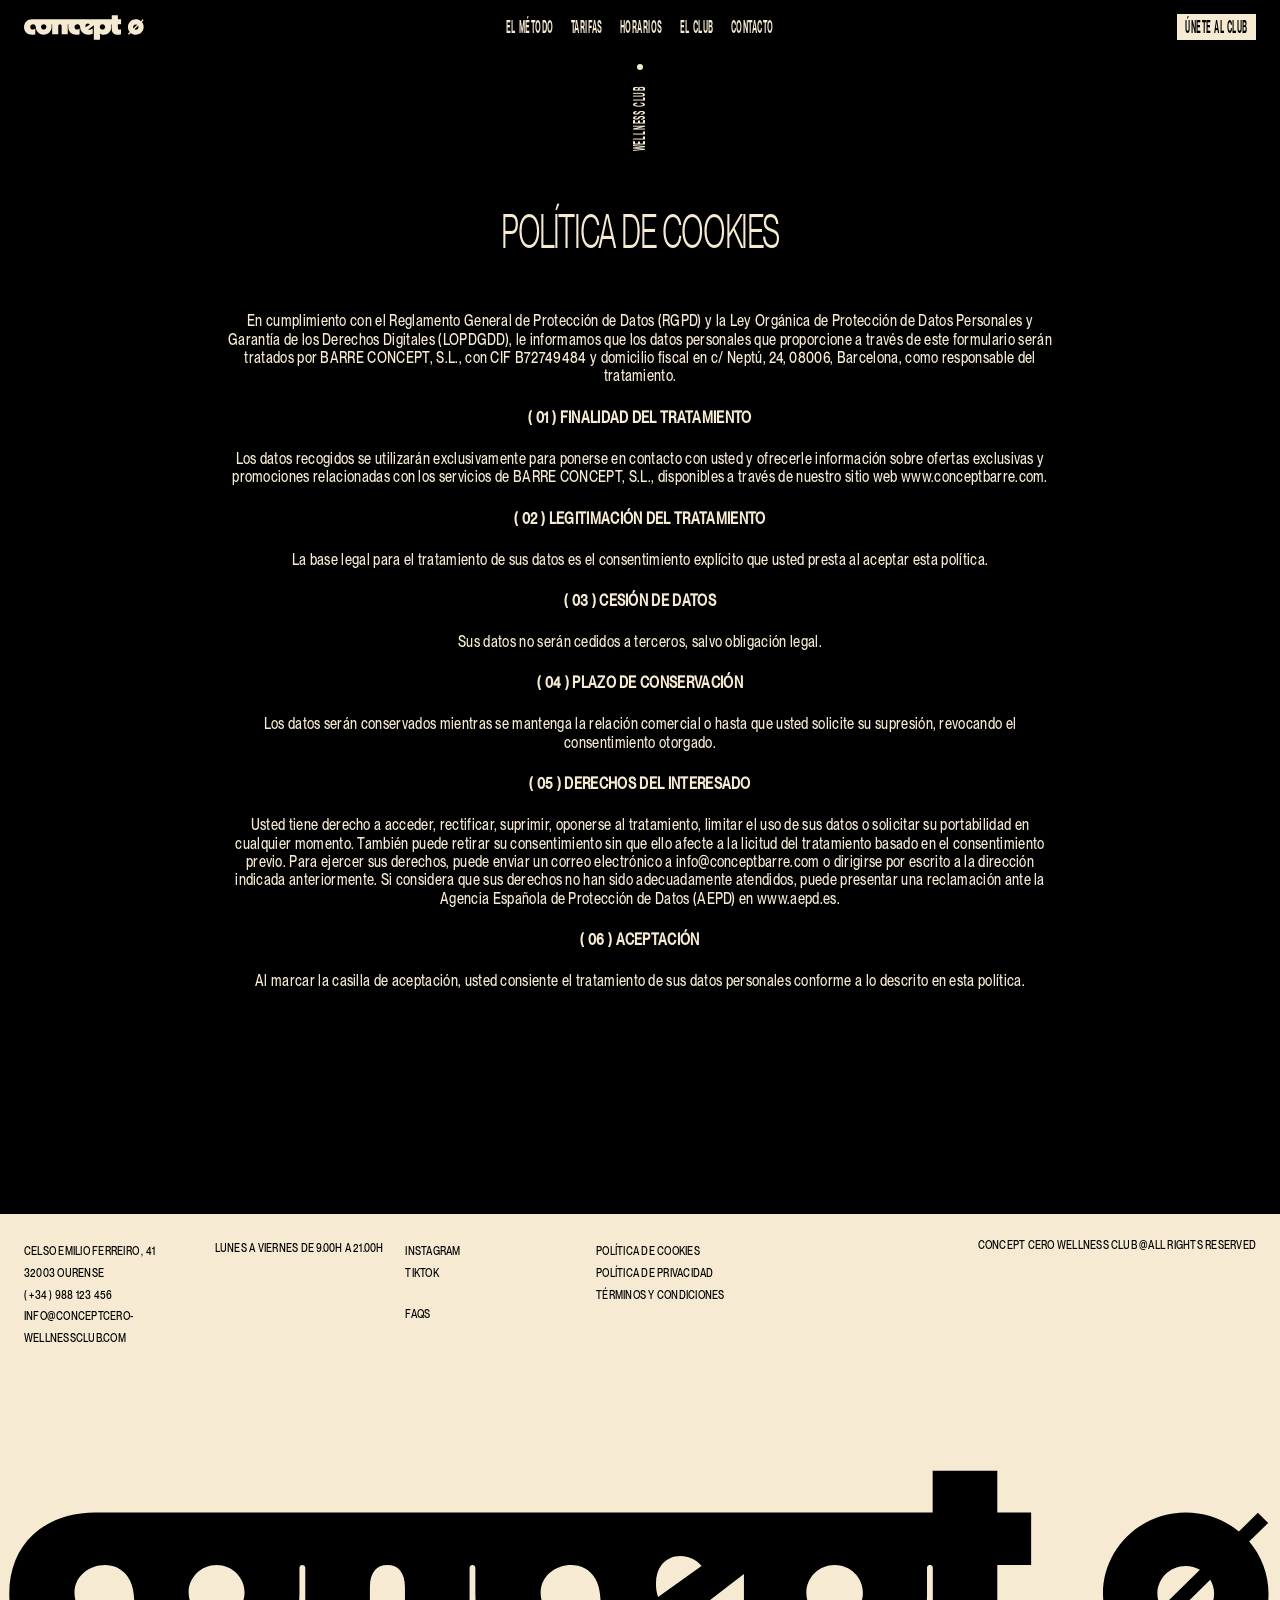
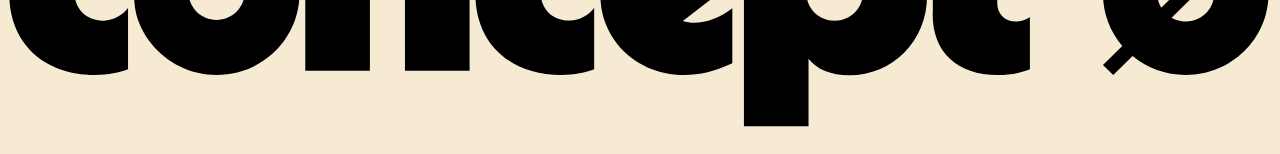
<file: cookies.html>
<!doctype html>
<html>
    <head>
        <meta charset="utf-8" />
        <meta name="viewport" content="initial-scale=1, width=device-width" />
        <link rel="stylesheet" href="css/globales.css" />
        <link rel="stylesheet" href="css/base/tema-invertido.css" />
        <script src="js/scripts-comunes.js"></script>
        <title>Concept Cero - Cookies</title>
    </head>
    <body data-logorario-theme="dark" class="tema-invertido">
        <div id="nav-superior-placeholder"></div>

        <div class="home">
            <main class="contenido-base">
                <section class="seccion-base seccion-secundaria">
                    <div id="logorario-placeholder"></div>
                    <!-- logorario fuera para evitar la modificación visual por lo definido en seccion-invertido -->
                    <section class="seccion-invertido">
                        <h3 class="titulo-secundario">Política de cookies</h3>
                        <p>
                            En cumplimiento con el Reglamento General de Protección de Datos (RGPD) y la Ley Orgánica de Protección de Datos Personales y Garantía de los Derechos Digitales (LOPDGDD), le informamos que los datos personales que proporcione a través de este formulario serán tratados por BARRE CONCEPT, S.L., con CIF B72749484 y domicilio fiscal en c/ Neptú, 24, 08006, Barcelona, como
                            responsable del tratamiento.
                        </p>
                        <h5>( 01 ) Finalidad del Tratamiento</h5>
                        <p>Los datos recogidos se utilizarán exclusivamente para ponerse en contacto con usted y ofrecerle información sobre ofertas exclusivas y promociones relacionadas con los servicios de BARRE CONCEPT, S.L., disponibles a través de nuestro sitio web www.conceptbarre.com.</p>
                        <h5>( 02 ) Legitimación del Tratamiento</h5>
                        <p>La base legal para el tratamiento de sus datos es el consentimiento explícito que usted presta al aceptar esta política.</p>
                        <h5>( 03 ) Cesión de Datos</h5>
                        <p>Sus datos no serán cedidos a terceros, salvo obligación legal.</p>
                        <h5>( 04 ) Plazo de Conservación</h5>
                        <p>Los datos serán conservados mientras se mantenga la relación comercial o hasta que usted solicite su supresión, revocando el consentimiento otorgado.</p>
                        <h5>( 05 ) Derechos del Interesado</h5>
                        <p>
                            Usted tiene derecho a acceder, rectificar, suprimir, oponerse al tratamiento, limitar el uso de sus datos o solicitar su portabilidad en cualquier momento. También puede retirar su consentimiento sin que ello afecte a la licitud del tratamiento basado en el consentimiento previo. Para ejercer sus derechos, puede enviar un correo electrónico a info@conceptbarre.com o
                            dirigirse por escrito a la dirección indicada anteriormente. Si considera que sus derechos no han sido adecuadamente atendidos, puede presentar una reclamación ante la Agencia Española de Protección de Datos (AEPD) en www.aepd.es.
                        </p>
                        <h5>( 06 ) Aceptación</h5>
                        <p>Al marcar la casilla de aceptación, usted consiente el tratamiento de sus datos personales conforme a lo descrito en esta política.</p>
                    </section>
                </section>
            </main>
            <div id="footer-placeholder"></div>
        </div>
    </body>
</html>
</file>
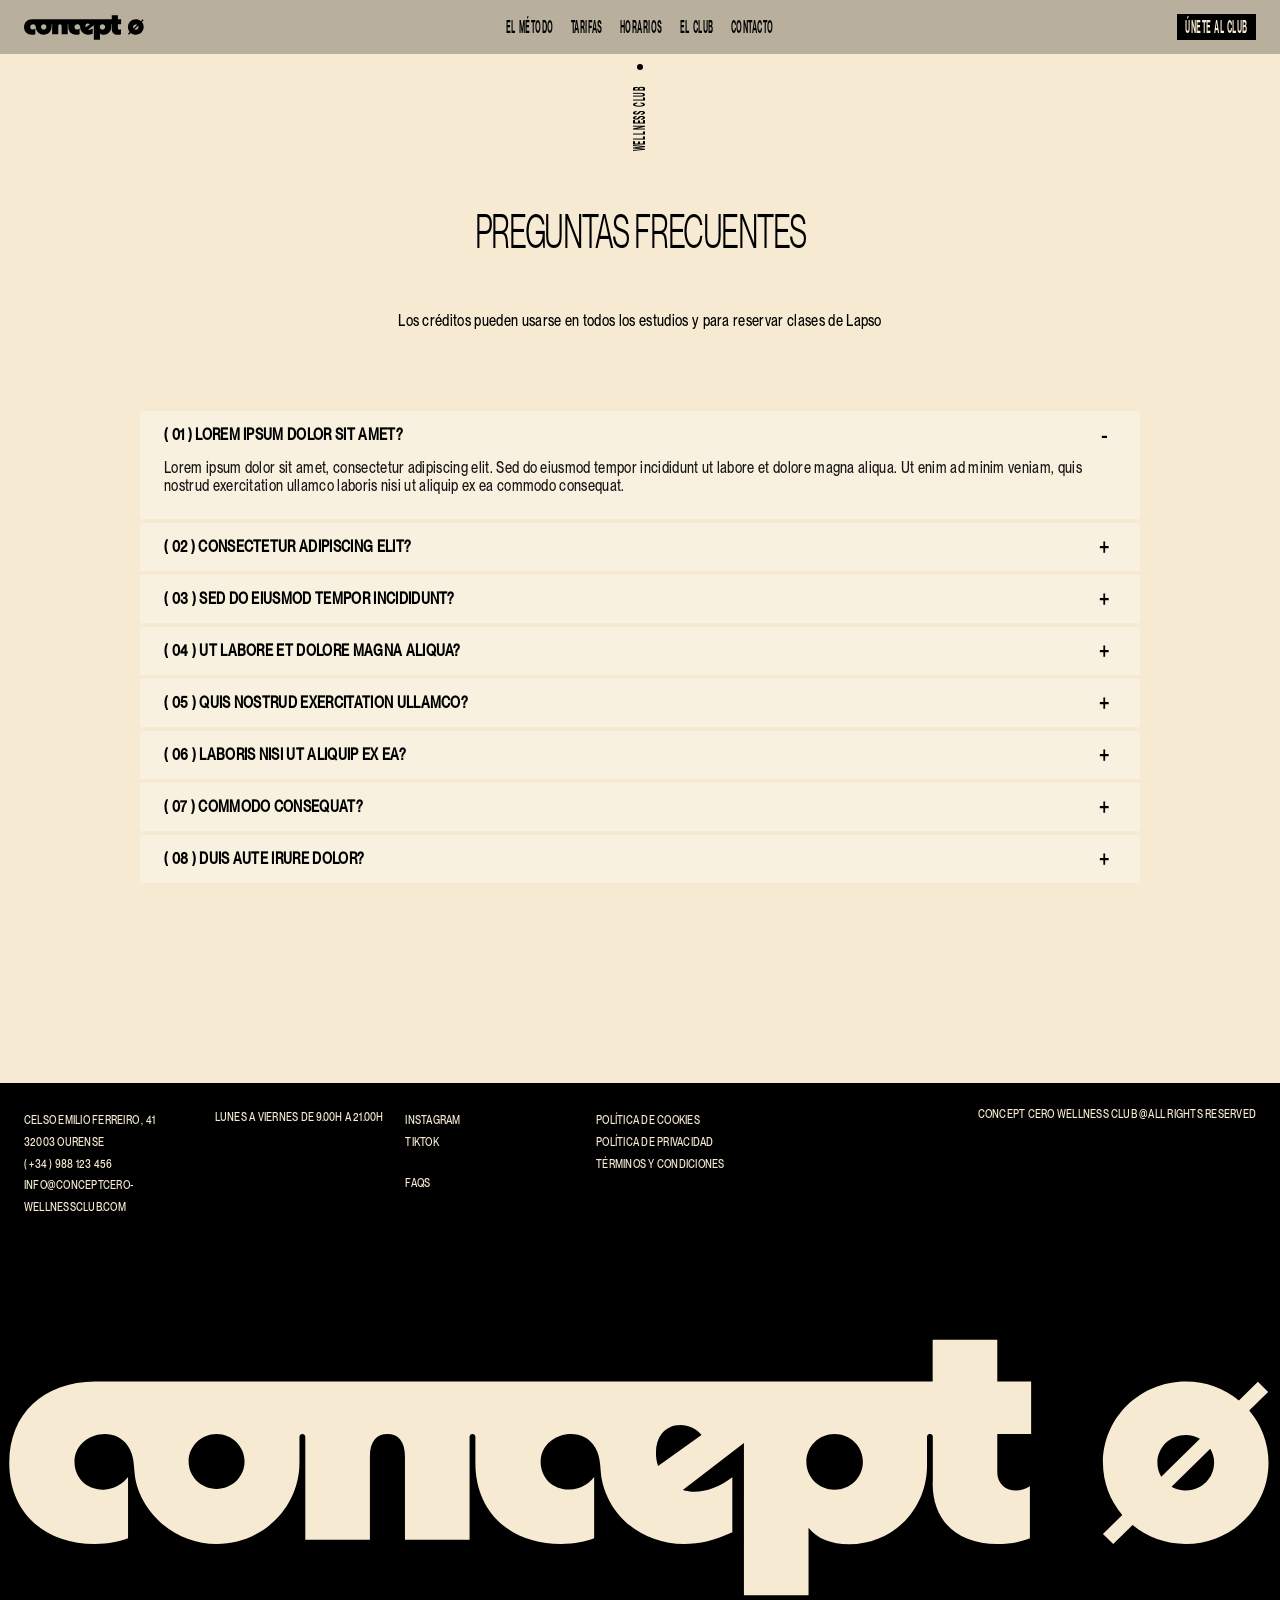
<file: faqs.html>
<!doctype html>
<html lang="es">
    <head>
        <meta charset="utf-8" />
        <meta name="viewport" content="initial-scale=1, width=device-width" />
        <link rel="stylesheet" href="css/globales.css" />
        <link rel="stylesheet" href="css/faqs.css" />
        <script src="js/scripts-comunes.js"></script>
        <title>Concept Cero - FAQS</title>
    </head>
    <body data-logorario-theme="dark">
        <div id="nav-superior-placeholder"></div>
        <div class="home">
            <main class="contenido-base">
                <section class="seccion-base seccion-faqs seccion-secundaria">
                    <div id="logorario-placeholder"></div>
                    <h3 class="titulo-secundario">PREGUNTAS FRECUENTES</h3>
                    <p class="subtitulo-secundario">Los créditos pueden usarse en todos los estudios y para reservar clases de Lapso</p>
                    <div class="faqs-contenedor">
                        <details class="faq-item" open>
                            <summary class="faq-resumen">
                                <h5 class="faq-pregunta">( 01 ) LOREM IPSUM DOLOR SIT AMET?</h5>
                                <span class="faq-icono"></span>
                            </summary>
                            <div class="faq-contenido">
                                <div>
                                    <p>Lorem ipsum dolor sit amet, consectetur adipiscing elit. Sed do eiusmod tempor incididunt ut labore et dolore magna aliqua. Ut enim ad minim veniam, quis nostrud exercitation ullamco laboris nisi ut aliquip ex ea commodo consequat.</p>
                                </div>
                            </div>
                        </details>
                        <details class="faq-item">
                            <summary class="faq-resumen">
                                <h5 class="faq-pregunta">( 02 ) CONSECTETUR ADIPISCING ELIT?</h5>
                                <span class="faq-icono"></span>
                            </summary>
                            <div class="faq-contenido">
                                <div>
                                    <p>Lorem ipsum dolor sit amet, consectetur adipiscing elit. Sed do eiusmod tempor incididunt ut labore et dolore magna aliqua. Ut enim ad minim veniam, quis nostrud exercitation ullamco laboris nisi ut aliquip ex ea commodo consequat.</p>
                                </div>
                            </div>
                        </details>
                        <details class="faq-item">
                            <summary class="faq-resumen">
                                <h5 class="faq-pregunta">( 03 ) SED DO EIUSMOD TEMPOR INCIDIDUNT?</h5>
                                <span class="faq-icono"></span>
                            </summary>
                            <div class="faq-contenido">
                                <div>
                                    <p>Lorem ipsum dolor sit amet, consectetur adipiscing elit. Sed do eiusmod tempor incididunt ut labore et dolore magna aliqua. Ut enim ad minim veniam, quis nostrud exercitation ullamco laboris nisi ut aliquip ex ea commodo consequat.</p>
                                </div>
                            </div>
                        </details>
                        <details class="faq-item">
                            <summary class="faq-resumen">
                                <h5 class="faq-pregunta">( 04 ) UT LABORE ET DOLORE MAGNA ALIQUA?</h5>
                                <span class="faq-icono"></span>
                            </summary>
                            <div class="faq-contenido">
                                <div>
                                    <p>Lorem ipsum dolor sit amet, consectetur adipiscing elit. Sed do eiusmod tempor incididunt ut labore et dolore magna aliqua. Ut enim ad minim veniam, quis nostrud exercitation ullamco laboris nisi ut aliquip ex ea commodo consequat.</p>
                                </div>
                            </div>
                        </details>
                        <details class="faq-item">
                            <summary class="faq-resumen">
                                <h5 class="faq-pregunta">( 05 ) QUIS NOSTRUD EXERCITATION ULLAMCO?</h5>
                                <span class="faq-icono"></span>
                            </summary>
                            <div class="faq-contenido">
                                <div>
                                    <p>Lorem ipsum dolor sit amet, consectetur adipiscing elit. Sed do eiusmod tempor incididunt ut labore et dolore magna aliqua. Ut enim ad minim veniam, quis nostrud exercitation ullamco laboris nisi ut aliquip ex ea commodo consequat.</p>
                                </div>
                            </div>
                        </details>
                        <details class="faq-item">
                            <summary class="faq-resumen">
                                <h5 class="faq-pregunta">( 06 ) LABORIS NISI UT ALIQUIP EX EA?</h5>
                                <span class="faq-icono"></span>
                            </summary>
                            <div class="faq-contenido">
                                <div>
                                    <p>Lorem ipsum dolor sit amet, consectetur adipiscing elit. Sed do eiusmod tempor incididunt ut labore et dolore magna aliqua. Ut enim ad minim veniam, quis nostrud exercitation ullamco laboris nisi ut aliquip ex ea commodo consequat.</p>
                                </div>
                            </div>
                        </details>
                        <details class="faq-item">
                            <summary class="faq-resumen">
                                <h5 class="faq-pregunta">( 07 ) COMMODO CONSEQUAT?</h5>
                                <span class="faq-icono"></span>
                            </summary>
                            <div class="faq-contenido">
                                <div>
                                    <p>Lorem ipsum dolor sit amet, consectetur adipiscing elit. Sed do eiusmod tempor incididunt ut labore et dolore magna aliqua. Ut enim ad minim veniam, quis nostrud exercitation ullamco laboris nisi ut aliquip ex ea commodo consequat.</p>
                                </div>
                            </div>
                        </details>
                        <details class="faq-item">
                            <summary class="faq-resumen">
                                <h5 class="faq-pregunta">( 08 ) DUIS AUTE IRURE DOLOR?</h5>
                                <span class="faq-icono"></span>
                            </summary>
                            <div class="faq-contenido">
                                <div>
                                    <p>Lorem ipsum dolor sit amet, consectetur adipiscing elit. Sed do eiusmod tempor incididunt ut labore et dolore magna aliqua. Ut enim ad minim veniam, quis nostrud exercitation ullamco laboris nisi ut aliquip ex ea commodo consequat.</p>
                                </div>
                            </div>
                        </details>
                    </div>
                </section>
            </main>
            <div id="footer-placeholder"></div>
        </div>
    </body>
</html>
</file>
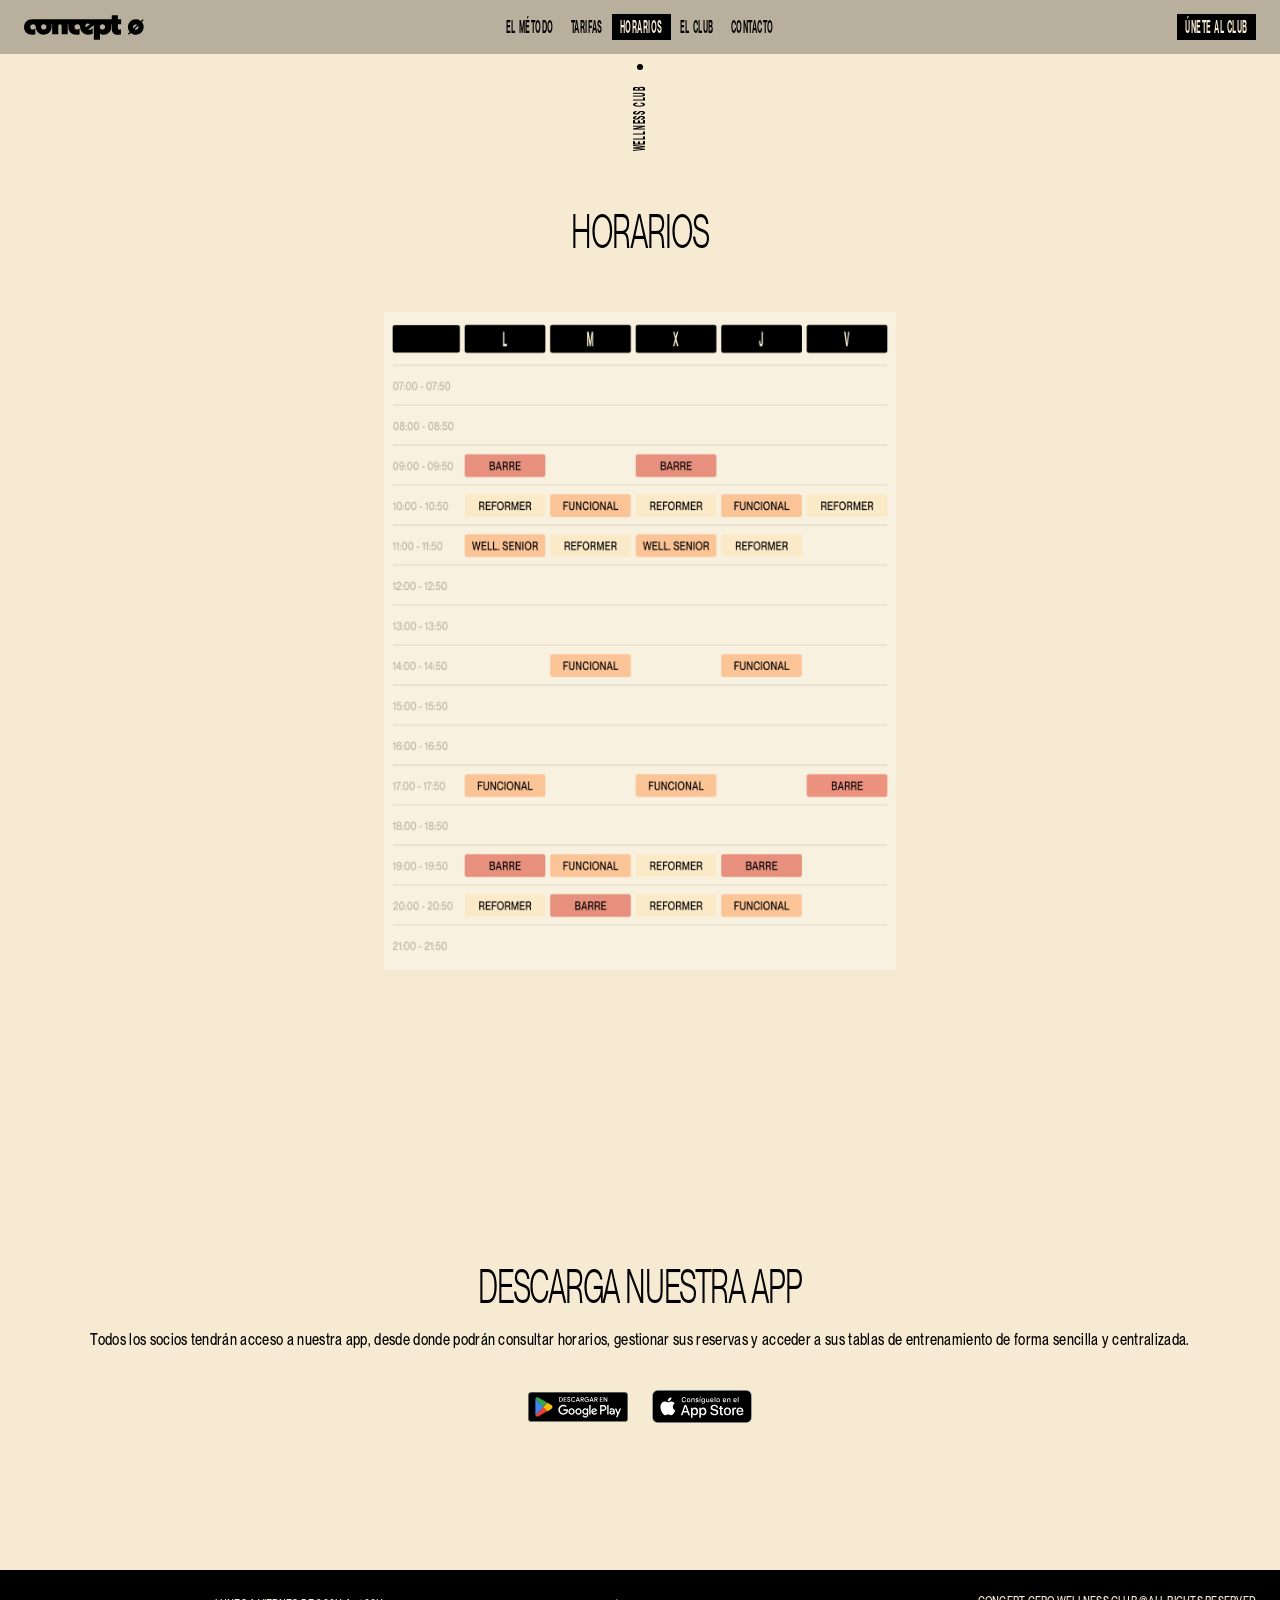
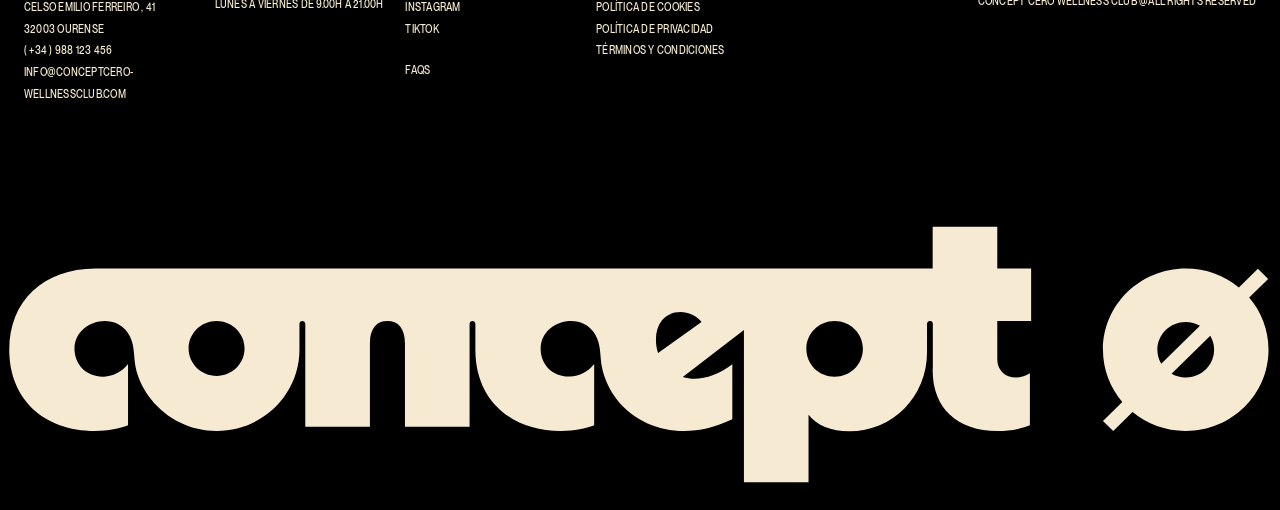
<file: horarios.html>
<!doctype html>
<html>
    <head>
        <meta charset="utf-8" />
        <meta name="viewport" content="initial-scale=1, width=device-width" />

        <link rel="stylesheet" href="css/globales.css" />
        <link rel="stylesheet" href="css/componentes/app.css" />
        <link rel="stylesheet" href="css/horarios.css" />

        <script src="js/scripts-comunes.js"></script>
        <title>Concept Cero - Horarios</title>
    </head>
    <body data-logorario-theme="dark">
        <div id="nav-superior-placeholder"></div>

        <div class="home">
            <main class="contenido-base">
                <section class="seccion-base seccion-horarios seccion-secundaria">
                    <div id="logorario-placeholder"></div>

                    <h3 class="titulo-secundario">HORARIOS</h3>

                    <img class="horarios-img" src="img_horarios/horarios.png" alt="Horarios" />
                </section>

                <!-- SECCIÓN APP -->
                <div id="app-section-placeholder"></div>
            </main>
            <div id="footer-placeholder"></div>
        </div>
    </body>
</html>
</file>
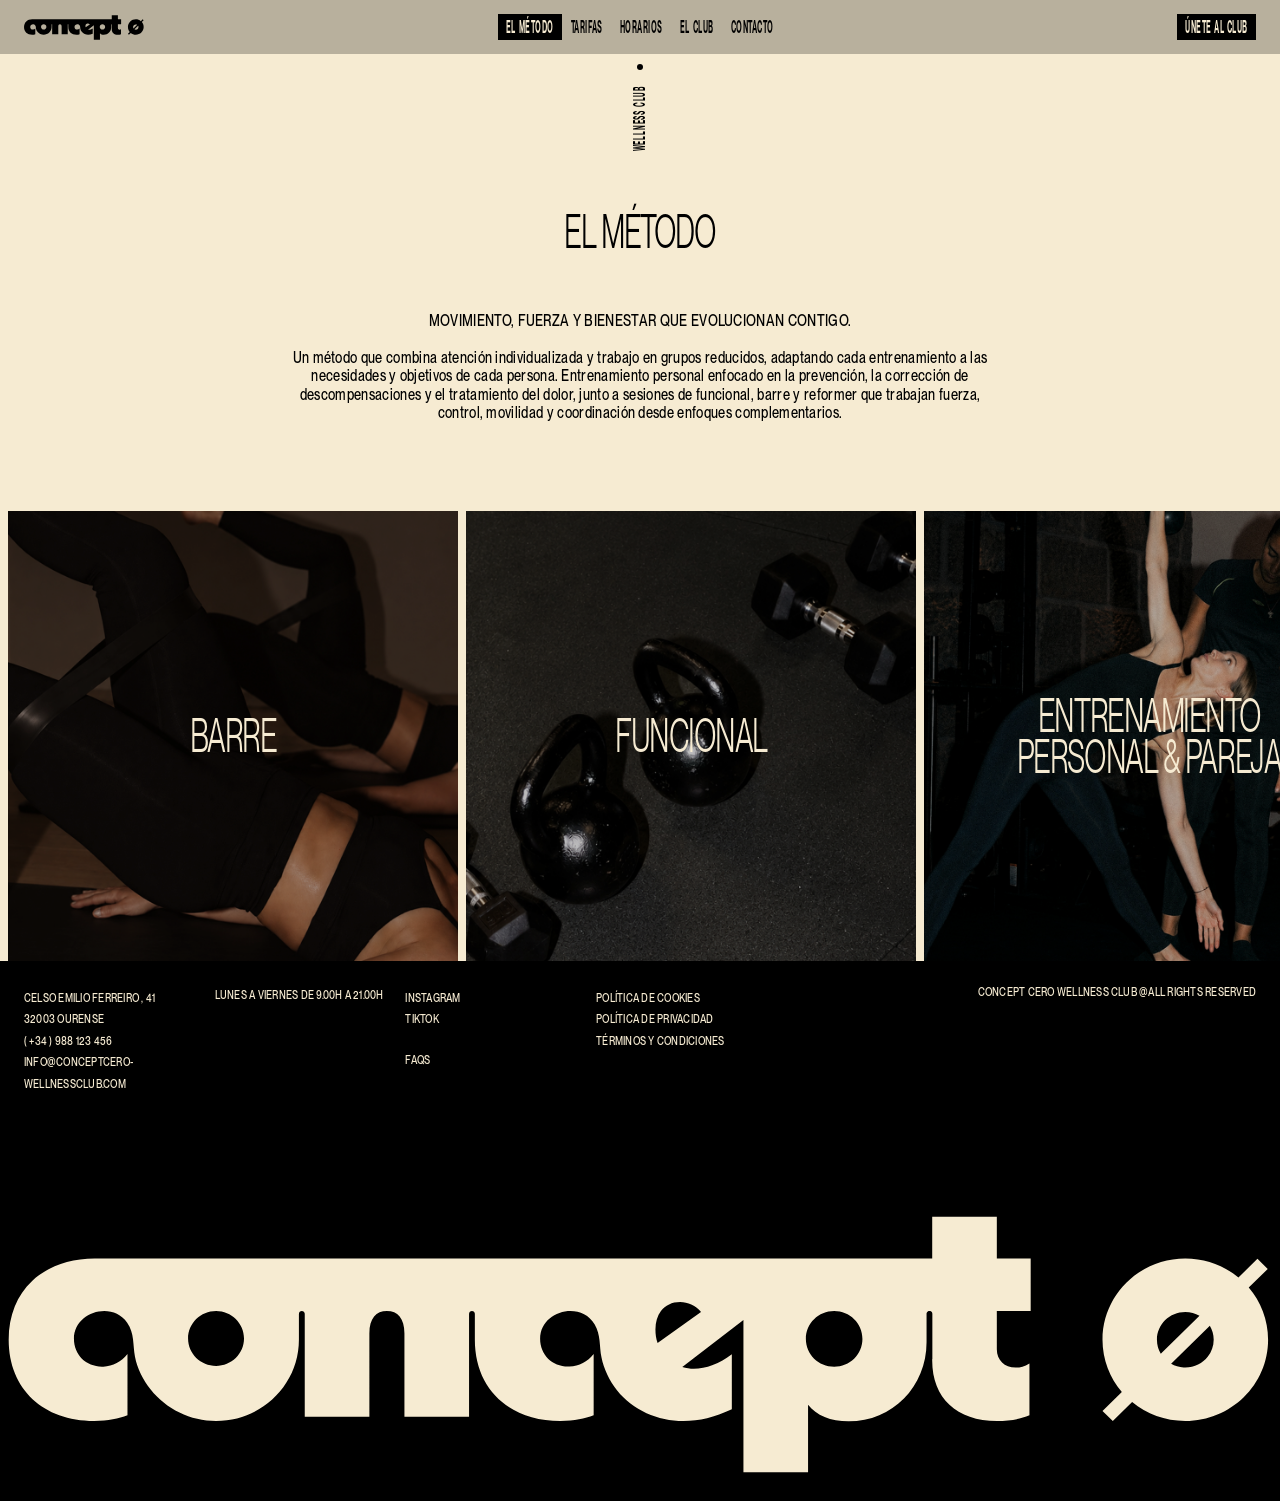
<file: metodo.html>
<!doctype html>
<html>
    <head>
        <meta charset="utf-8" />
        <meta name="viewport" content="initial-scale=1, width=device-width" />

        <link rel="stylesheet" href="css/globales.css" />
        <link rel="stylesheet" href="css/componentes/timer.css" />
        <link rel="stylesheet" href="css/componentes/galeria.css" />
        <link rel="stylesheet" href="css/metodo.css" />
        <!-- Cargador de componentes comunes -->
        <script src="js/scripts-comunes.js"></script>
        <script src="js/metodo.js"></script>
        <title>Concept Cero - El Método</title>
    </head>
    <body data-logorario-theme="dark">
        <div id="nav-superior-placeholder"></div>

        <div class="home">
            <main class="contenido-base">
                <section class="seccion-base seccion-metodo">
                    <div id="logorario-placeholder"></div>

                    <h3 class="titulo-secundario">EL MÉTODO</h3>
                    <p class="subtitulo-secundario">
                        MOVIMIENTO, FUERZA Y BIENESTAR QUE EVOLUCIONAN CONTIGO. <br /><br />
                        Un método que combina atención individualizada y trabajo en grupos reducidos, adaptando cada entrenamiento a las necesidades y objetivos de cada persona. Entrenamiento personal enfocado en la prevención, la corrección de descompensaciones y el tratamiento del dolor, junto a sesiones de funcional, barre y reformer que trabajan fuerza, control, movilidad y coordinación desde
                        enfoques complementarios.
                    </p>
                </section>

                <div class="galeria-wrapper">
                    <div class="galeria-track">
                        <!-- Copia 1 -->
                        <section class="galeria-card metodo-card">
                            <picture>
                                <source media="(max-width: 768px)" srcset="img_v2/3_Mobile/2_Metodo/img19.jpg" />
                                <img class="metodo-card-fondo" alt="" src="img_v2/2_Desktop/2_Metodo/img19.jpg" />
                            </picture>
                            <div class="metodo-card-overlay"></div>
                            <div class="metodo-card-detalles">
                                <h5 class="metodo-card-texto">MÁX. 6 PERSONAS</h5>
                                <h5 class="metodo-card-texto">50 MIN</h5>
                            </div>
                            <div class="metodo-card-descripcion-wrapper">
                                <p class="metodo-card-descripcion">Combinamos principios del ballet, Pilates y entrenamiento a través de movimientos fluidos y de bajo impacto, utilizando la barra como apoyo. </br></br>
                                Una práctica accesible y adaptable, donde la música y el trabajo en grupo favorecen la coordinación, la constancia y la motivación, conectando cuerpo y mente a través del movimiento</p>
                            </div>
                            <h3 class="metodo-card-titulo">BARRE</h3>
                            <a href="#" class="metodo-card-btn buttonslinks"><h7>Saber más +</h7></a>
                        </section>
                        <section class="galeria-card metodo-card">
                            <picture>
                                <source media="(max-width: 768px)" srcset="img_v2/3_Mobile/2_Metodo/img20.jpg" />
                                <img class="metodo-card-fondo" alt="" src="img_v2/2_Desktop/2_Metodo/img20.jpg" />
                            </picture>
                            <div class="metodo-card-overlay"></div>
                            <div class="metodo-card-detalles">
                                <h5 class="metodo-card-texto">MÁX. 6 PERSONAS</h5>
                                <h5 class="metodo-card-texto">50 MIN</h5>
                            </div>
                            <div class="metodo-card-descripcion-wrapper">
                                <p class="metodo-card-descripcion">Trabajamos fuerza, ovilidad, coordinación, equilibrio y resistencia a través de movimientos que conectan con las accioes del día a día. </br></br>
                                Combinamos entrenamiento funcional y trabajo híbrido, integrando ejercicios de fuerza y resistencia cardiovascular para mejorar la condición física de forma completa.</p>
                            </div>
                            <h3 class="metodo-card-titulo">FUNCIONAL</h3>
                            <a href="#" class="metodo-card-btn buttonslinks"><h7>Saber más +</h7></a>
                        </section>
                        <section class="galeria-card metodo-card">
                            <picture>
                                <source media="(max-width: 768px)" srcset="img_v2/3_Mobile/2_Metodo/img21.jpg" />
                                <img class="metodo-card-fondo" alt="" src="img_v2/2_Desktop/2_Metodo/img21.jpg" />
                            </picture>
                            <div class="metodo-card-overlay"></div>
                            <div class="metodo-card-detalles">
                                <h5 class="metodo-card-texto">MÁX. 1 / 2 PERSONAS</h5>
                                <h5 class="metodo-card-texto">50 MIN</h5>
                            </div>
                            <div class="metodo-card-descripcion-wrapper">
                                <p class="metodo-card-descripcion">En las sesiones individuales o en pareja partimos deunavaloración funcional inicial para conocer tu punto de partida y adaptar el entrenamiento a tus objetivos, necesidades y ritmo.</br></br>
                                Una atención más individualizada, especialmente indicada si estás empezando a entrenar, tienes alguna dolencia o lesión, o buscas un acompañamiento específico durante el embarazo o postparto.</p>
                            </div>
                            <h3 class="metodo-card-titulo">ENTRENAMIENTO<br />PERSONAL & PAREJA</h3>
                            <a href="#" class="metodo-card-btn buttonslinks"><h7>Saber más +</h7></a>
                        </section>
                        <section class="galeria-card metodo-card">
                            <picture>
                                <source media="(max-width: 768px)" srcset="img_v2/3_Mobile/2_Metodo/img22.jpg" />
                                <img class="metodo-card-fondo" alt="" src="img_v2/2_Desktop/2_Metodo/img22.jpg" />
                            </picture>
                            <div class="metodo-card-overlay"></div>
                            <div class="metodo-card-detalles">
                                <h5 class="metodo-card-texto">MÁX. 6 PERSONAS</h5>
                                <h5 class="metodo-card-texto">50 MIN</h5>
                            </div>
                            <div class="metodo-card-descripcion-wrapper">
                                <p class="metodo-card-descripcion">Pilates Reformer parte de los principios del Pilate e incorpora una máquina que permite adaptar la resistencia y la complejidad de cada ejercicio, ayudando a mantener una buena postura y técnica durante la práctica. </br></br>
                                Un método que nació ligado a la rehabilitación y que hoy permite trabajar de forma global la fuerza, la movilidad, el control pustural y la musculatura profunda.</p>
                            </div>
                            <h3 class="metodo-card-titulo">PILATES REFORMER</h3>
                            <a href="#" class="metodo-card-btn buttonslinks"><h7>Saber más +</h7></a>
                        </section>
                        <section class="galeria-card metodo-card">
                            <picture>
                                <source media="(max-width: 768px)" srcset="img_v2/3_Mobile/2_Metodo/img23.jpg" />
                                <img class="metodo-card-fondo" alt="" src="img_v2/2_Desktop/2_Metodo/img23.jpg" />
                            </picture>
                            <div class="metodo-card-overlay"></div>
                            <div class="metodo-card-detalles">
                                <h5 class="metodo-card-texto">MÁX. 6 PERSONAS</h5>
                                <h5 class="metodo-card-texto">50 MIN</h5>
                            </div>
                            <div class="metodo-card-descripcion-wrapper">
                                <p class="metodo-card-descripcion">Sesiones pensadas para adultos mayores y personas con dificultades de movilidad, donde trabajamos fuerza, movilidad y equilibrio de forma segura y adaptada a cada persona.</br></br>
                                Un entrenamiento para ganar autonomía, confianza y calidad de vida.</p>
                            </div>
                            <h3 class="metodo-card-titulo">WELLNESS<br />SENIOR</h3>
                            <a href="#" class="metodo-card-btn buttonslinks"><h7>Saber más +</h7></a>
                        </section>

                        <!-- Copia 2 -->
                        <section class="galeria-card metodo-card">
                            <picture>
                                <source media="(max-width: 768px)" srcset="img_v2/3_Mobile/2_Metodo/img19.jpg" />
                                <img class="metodo-card-fondo" alt="" src="img_v2/2_Desktop/2_Metodo/img19.jpg" />
                            </picture>
                            <div class="metodo-card-overlay"></div>
                            <div class="metodo-card-detalles">
                                <h5 class="metodo-card-texto">MÁX. 6 PERSONAS</h5>
                                <h5 class="metodo-card-texto">50 MIN</h5>
                            </div>
                            <div class="metodo-card-descripcion-wrapper">
                                <p class="metodo-card-descripcion">Combinamos principios del ballet, Pilates y entrenamiento a través de movimientos fluidos y de bajo impacto, utilizando la barra como apoyo. </br></br>
                                Una práctica accesible y adaptable, donde la música y el trabajo en grupo favorecen la coordinación, la constancia y la motivación, conectando cuerpo y mente a través del movimiento</p>
                            </div>
                            <h3 class="metodo-card-titulo">BARRE</h3>
                            <a href="#" class="metodo-card-btn buttonslinks"><h7>Saber más +</h7></a>
                        </section>
                        <section class="galeria-card metodo-card">
                            <picture>
                                <source media="(max-width: 768px)" srcset="img_v2/3_Mobile/2_Metodo/img20.jpg" />
                                <img class="metodo-card-fondo" alt="" src="img_v2/2_Desktop/2_Metodo/img20.jpg" />
                            </picture>
                            <div class="metodo-card-overlay"></div>
                            <div class="metodo-card-detalles">
                                <h5 class="metodo-card-texto">MÁX. 6 PERSONAS</h5>
                                <h5 class="metodo-card-texto">50 MIN</h5>
                            </div>
                            <div class="metodo-card-descripcion-wrapper">
                                <p class="metodo-card-descripcion">Trabajamos fuerza, ovilidad, coordinación, equilibrio y resistencia a través de movimientos que conectan con las accioes del día a día. </br></br>
                                Combinamos entrenamiento funcional y trabajo híbrido, integrando ejercicios de fuerza y resistencia cardiovascular para mejorar la condición física de forma completa.</p>
                            </div>
                            <h3 class="metodo-card-titulo">FUNCIONAL</h3>
                            <a href="#" class="metodo-card-btn buttonslinks"><h7>Saber más +</h7></a>
                        </section>
                        <section class="galeria-card metodo-card">
                            <picture>
                                <source media="(max-width: 768px)" srcset="img_v2/3_Mobile/2_Metodo/img21.jpg" />
                                <img class="metodo-card-fondo" alt="" src="img_v2/2_Desktop/2_Metodo/img21.jpg" />
                            </picture>
                            <div class="metodo-card-overlay"></div>
                            <div class="metodo-card-detalles">
                                <h5 class="metodo-card-texto">MÁX. 1 / 2 PERSONAS</h5>
                                <h5 class="metodo-card-texto">50 MIN</h5>
                            </div>
                            <div class="metodo-card-descripcion-wrapper">
                                <p class="metodo-card-descripcion">En las sesiones individuales o en pareja partimos deunavaloración funcional inicial para conocer tu punto de partida y adaptar el entrenamiento a tus objetivos, necesidades y ritmo.</br></br>
                                Una atención más individualizada, especialmente indicada si estás empezando a entrenar, tienes alguna dolencia o lesión, o buscas un acompañamiento específico durante el embarazo o postparto.</p>
                            </div>
                            <h3 class="metodo-card-titulo">ENTRENAMIENTO<br />PERSONAL & PAREJA</h3>
                            <a href="#" class="metodo-card-btn buttonslinks"><h7>Saber más +</h7></a>
                        </section>
                        <section class="galeria-card metodo-card">
                            <picture>
                                <source media="(max-width: 768px)" srcset="img_v2/3_Mobile/2_Metodo/img22.jpg" />
                                <img class="metodo-card-fondo" alt="" src="img_v2/2_Desktop/2_Metodo/img22.jpg" />
                            </picture>
                            <div class="metodo-card-overlay"></div>
                            <div class="metodo-card-detalles">
                                <h5 class="metodo-card-texto">MÁX. 6 PERSONAS</h5>
                                <h5 class="metodo-card-texto">50 MIN</h5>
                            </div>
                            <div class="metodo-card-descripcion-wrapper">
                                <p class="metodo-card-descripcion">Pilates Reformer parte de los principios del Pilate e incorpora una máquina que permite adaptar la resistencia y la complejidad de cada ejercicio, ayudando a mantener una buena postura y técnica durante la práctica. </br></br>
                                Un método que nació ligado a la rehabilitación y que hoy permite trabajar de forma global la fuerza, la movilidad, el control pustural y la musculatura profunda.</p>
                            </div>
                            <h3 class="metodo-card-titulo">PILATES REFORMER</h3>
                            <a href="#" class="metodo-card-btn buttonslinks"><h7>Saber más +</h7></a>
                        </section>
                        <section class="galeria-card metodo-card">
                            <picture>
                                <source media="(max-width: 768px)" srcset="img_v2/3_Mobile/2_Metodo/img23.jpg" />
                                <img class="metodo-card-fondo" alt="" src="img_v2/2_Desktop/2_Metodo/img23.jpg" />
                            </picture>
                            <div class="metodo-card-overlay"></div>
                            <div class="metodo-card-detalles">
                                <h5 class="metodo-card-texto">MÁX. 6 PERSONAS</h5>
                                <h5 class="metodo-card-texto">50 MIN</h5>
                            </div>
                            <div class="metodo-card-descripcion-wrapper">
                                <p class="metodo-card-descripcion">Sesiones pensadas para adultos mayores y personas con dificultades de movilidad, donde trabajamos fuerza, movilidad y equilibrio de forma segura y adaptada a cada persona.</br></br>
                                Un entrenamiento para ganar autonomía, confianza y calidad de vida.</p>
                            </div>
                            <h3 class="metodo-card-titulo">WELLNESS<br />SENIOR</h3>
                            <a href="#" class="metodo-card-btn buttonslinks"><h7>Saber más +</h7></a>
                        </section>
                        

                        <!-- Copia 3 -->
                        <section class="galeria-card metodo-card">
                            <picture>
                                <source media="(max-width: 768px)" srcset="img_v2/3_Mobile/2_Metodo/img19.jpg" />
                                <img class="metodo-card-fondo" alt="" src="img_v2/2_Desktop/2_Metodo/img19.jpg" />
                            </picture>
                            <div class="metodo-card-overlay"></div>
                            <div class="metodo-card-detalles">
                                <h5 class="metodo-card-texto">MÁX. 6 PERSONAS</h5>
                                <h5 class="metodo-card-texto">50 MIN</h5>
                            </div>
                            <div class="metodo-card-descripcion-wrapper">
                                <p class="metodo-card-descripcion">Combinamos principios del ballet, Pilates y entrenamiento a través de movimientos fluidos y de bajo impacto, utilizando la barra como apoyo. </br></br>
                                Una práctica accesible y adaptable, donde la música y el trabajo en grupo favorecen la coordinación, la constancia y la motivación, conectando cuerpo y mente a través del movimiento</p>
                            </div>
                            <h3 class="metodo-card-titulo">BARRE</h3>
                            <a href="#" class="metodo-card-btn buttonslinks"><h7>Saber más +</h7></a>
                        </section>
                        <section class="galeria-card metodo-card">
                            <picture>
                                <source media="(max-width: 768px)" srcset="img_v2/3_Mobile/2_Metodo/img20.jpg" />
                                <img class="metodo-card-fondo" alt="" src="img_v2/2_Desktop/2_Metodo/img20.jpg" />
                            </picture>
                            <div class="metodo-card-overlay"></div>
                            <div class="metodo-card-detalles">
                                <h5 class="metodo-card-texto">MÁX. 6 PERSONAS</h5>
                                <h5 class="metodo-card-texto">50 MIN</h5>
                            </div>
                            <div class="metodo-card-descripcion-wrapper">
                                <p class="metodo-card-descripcion">Trabajamos fuerza, ovilidad, coordinación, equilibrio y resistencia a través de movimientos que conectan con las accioes del día a día. </br></br>
                                Combinamos entrenamiento funcional y trabajo híbrido, integrando ejercicios de fuerza y resistencia cardiovascular para mejorar la condición física de forma completa.</p>
                            </div>
                            <h3 class="metodo-card-titulo">FUNCIONAL</h3>
                            <a href="#" class="metodo-card-btn buttonslinks"><h7>Saber más +</h7></a>
                        </section>
                        <section class="galeria-card metodo-card">
                            <picture>
                                <source media="(max-width: 768px)" srcset="img_v2/3_Mobile/2_Metodo/img21.jpg" />
                                <img class="metodo-card-fondo" alt="" src="img_v2/2_Desktop/2_Metodo/img21.jpg" />
                            </picture>
                            <div class="metodo-card-overlay"></div>
                            <div class="metodo-card-detalles">
                                <h5 class="metodo-card-texto">MÁX. 1 / 2 PERSONAS</h5>
                                <h5 class="metodo-card-texto">50 MIN</h5>
                            </div>
                            <div class="metodo-card-descripcion-wrapper">
                                <p class="metodo-card-descripcion">En las sesiones individuales o en pareja partimos deunavaloración funcional inicial para conocer tu punto de partida y adaptar el entrenamiento a tus objetivos, necesidades y ritmo.</br></br>
                                Una atención más individualizada, especialmente indicada si estás empezando a entrenar, tienes alguna dolencia o lesión, o buscas un acompañamiento específico durante el embarazo o postparto.</p>
                            </div>
                            <h3 class="metodo-card-titulo">ENTRENAMIENTO<br />PERSONAL & PAREJA</h3>
                            <a href="#" class="metodo-card-btn buttonslinks"><h7>Saber más +</h7></a>
                        </section>
                        <section class="galeria-card metodo-card">
                            <picture>
                                <source media="(max-width: 768px)" srcset="img_v2/3_Mobile/2_Metodo/img22.jpg" />
                                <img class="metodo-card-fondo" alt="" src="img_v2/2_Desktop/2_Metodo/img22.jpg" />
                            </picture>
                            <div class="metodo-card-overlay"></div>
                            <div class="metodo-card-detalles">
                                <h5 class="metodo-card-texto">MÁX. 6 PERSONAS</h5>
                                <h5 class="metodo-card-texto">50 MIN</h5>
                            </div>
                            <div class="metodo-card-descripcion-wrapper">
                                <p class="metodo-card-descripcion">Pilates Reformer parte de los principios del Pilate e incorpora una máquina que permite adaptar la resistencia y la complejidad de cada ejercicio, ayudando a mantener una buena postura y técnica durante la práctica. </br></br>
                                Un método que nació ligado a la rehabilitación y que hoy permite trabajar de forma global la fuerza, la movilidad, el control pustural y la musculatura profunda.</p>
                            </div>
                            <h3 class="metodo-card-titulo">PILATES REFORMER</h3>
                            <a href="#" class="metodo-card-btn buttonslinks"><h7>Saber más +</h7></a>
                        </section>
                        <section class="galeria-card metodo-card">
                            <picture>
                                <source media="(max-width: 768px)" srcset="img_v2/3_Mobile/2_Metodo/img23.jpg" />
                                <img class="metodo-card-fondo" alt="" src="img_v2/2_Desktop/2_Metodo/img23.jpg" />
                            </picture>
                            <div class="metodo-card-overlay"></div>
                            <div class="metodo-card-detalles">
                                <h5 class="metodo-card-texto">MÁX. 6 PERSONAS</h5>
                                <h5 class="metodo-card-texto">50 MIN</h5>
                            </div>
                            <div class="metodo-card-descripcion-wrapper">
                                <p class="metodo-card-descripcion">Sesiones pensadas para adultos mayores y personas con dificultades de movilidad, donde trabajamos fuerza, movilidad y equilibrio de forma segura y adaptada a cada persona.</br></br>
                                Un entrenamiento para ganar autonomía, confianza y calidad de vida.</p>
                            </div>
                            <h3 class="metodo-card-titulo">WELLNESS<br />SENIOR</h3>
                            <a href="#" class="metodo-card-btn buttonslinks"><h7>Saber más +</h7></a>
                        </section>
                    </div>
                    <div class="cosas-movil">
                        <div class="puntitos">
                            <span class="dot active"></span>
                            <span class="dot"></span>
                            <span class="dot"></span>
                            <span class="dot"></span>
                            <span class="dot"></span>
                        </div>
                    </div>
                </div>
            </main>

            <div id="footer-placeholder"></div>
        </div>
    </body>
</html>
</file>
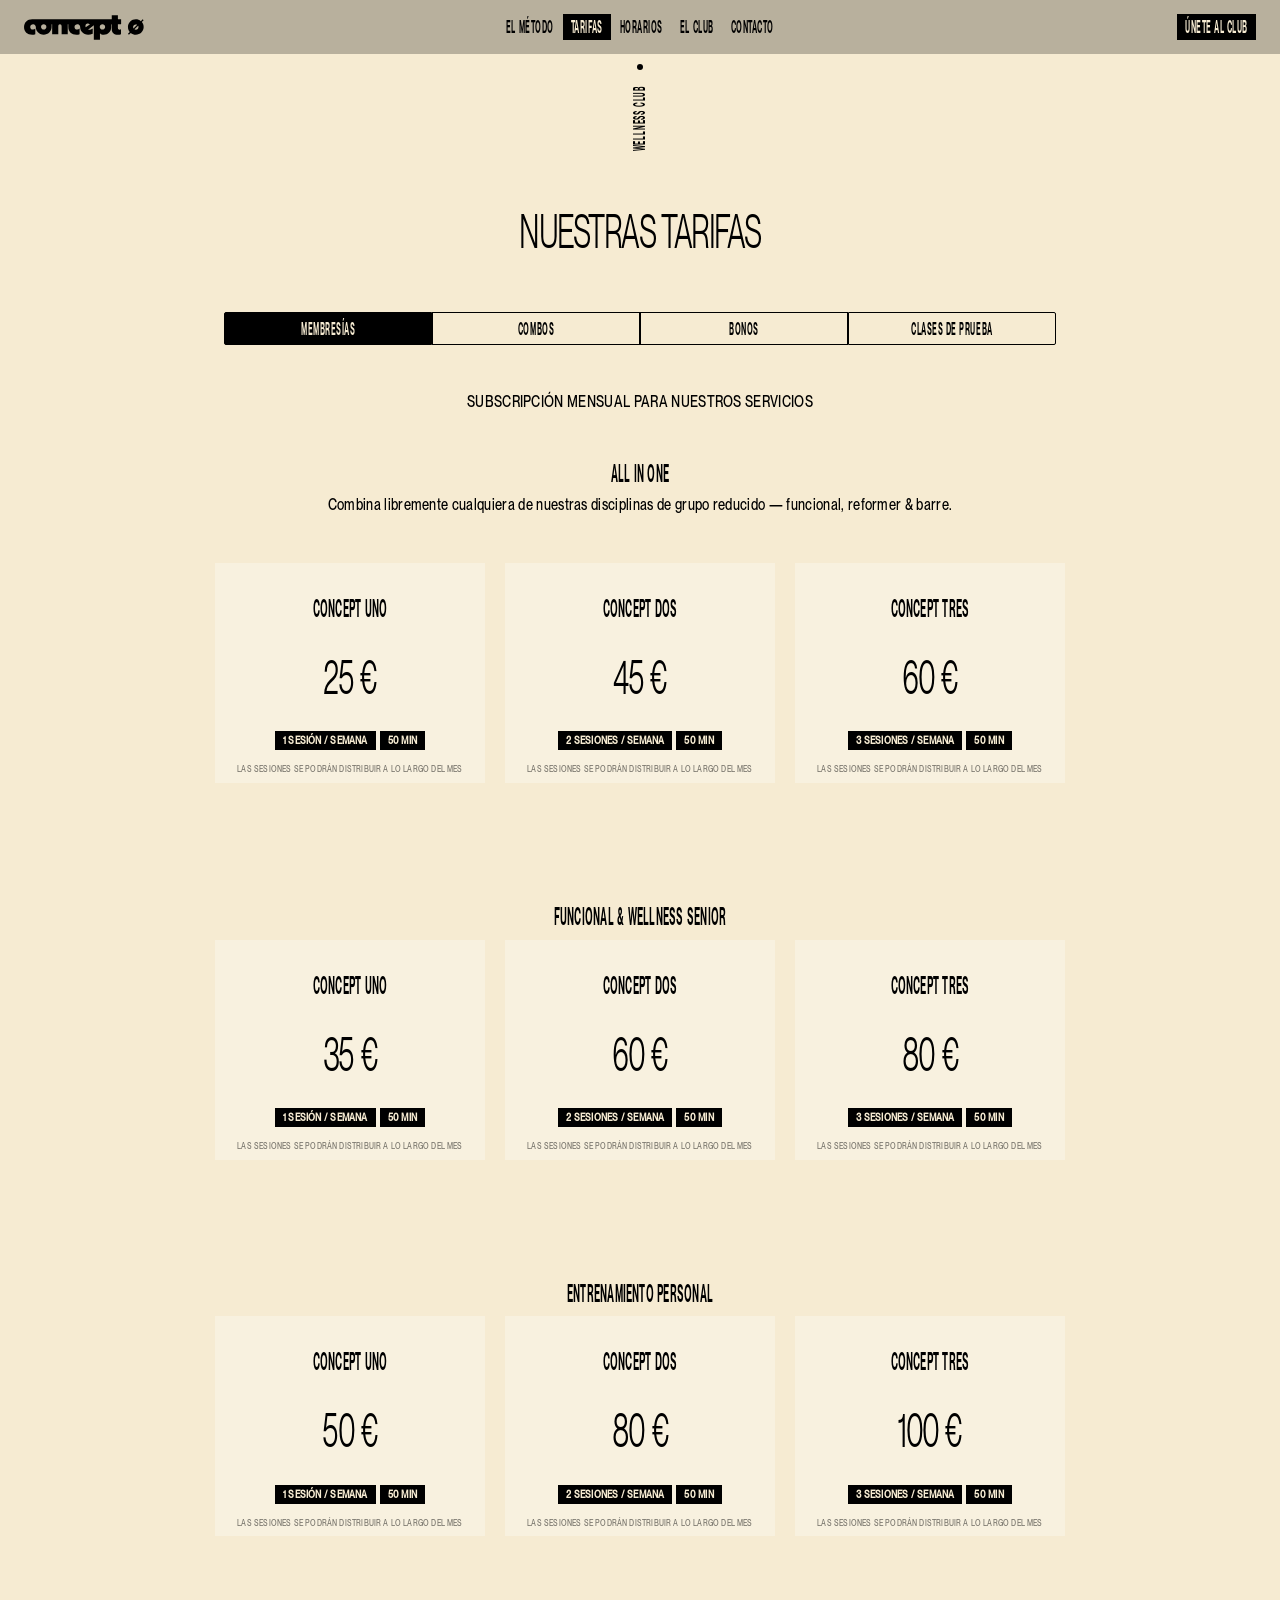
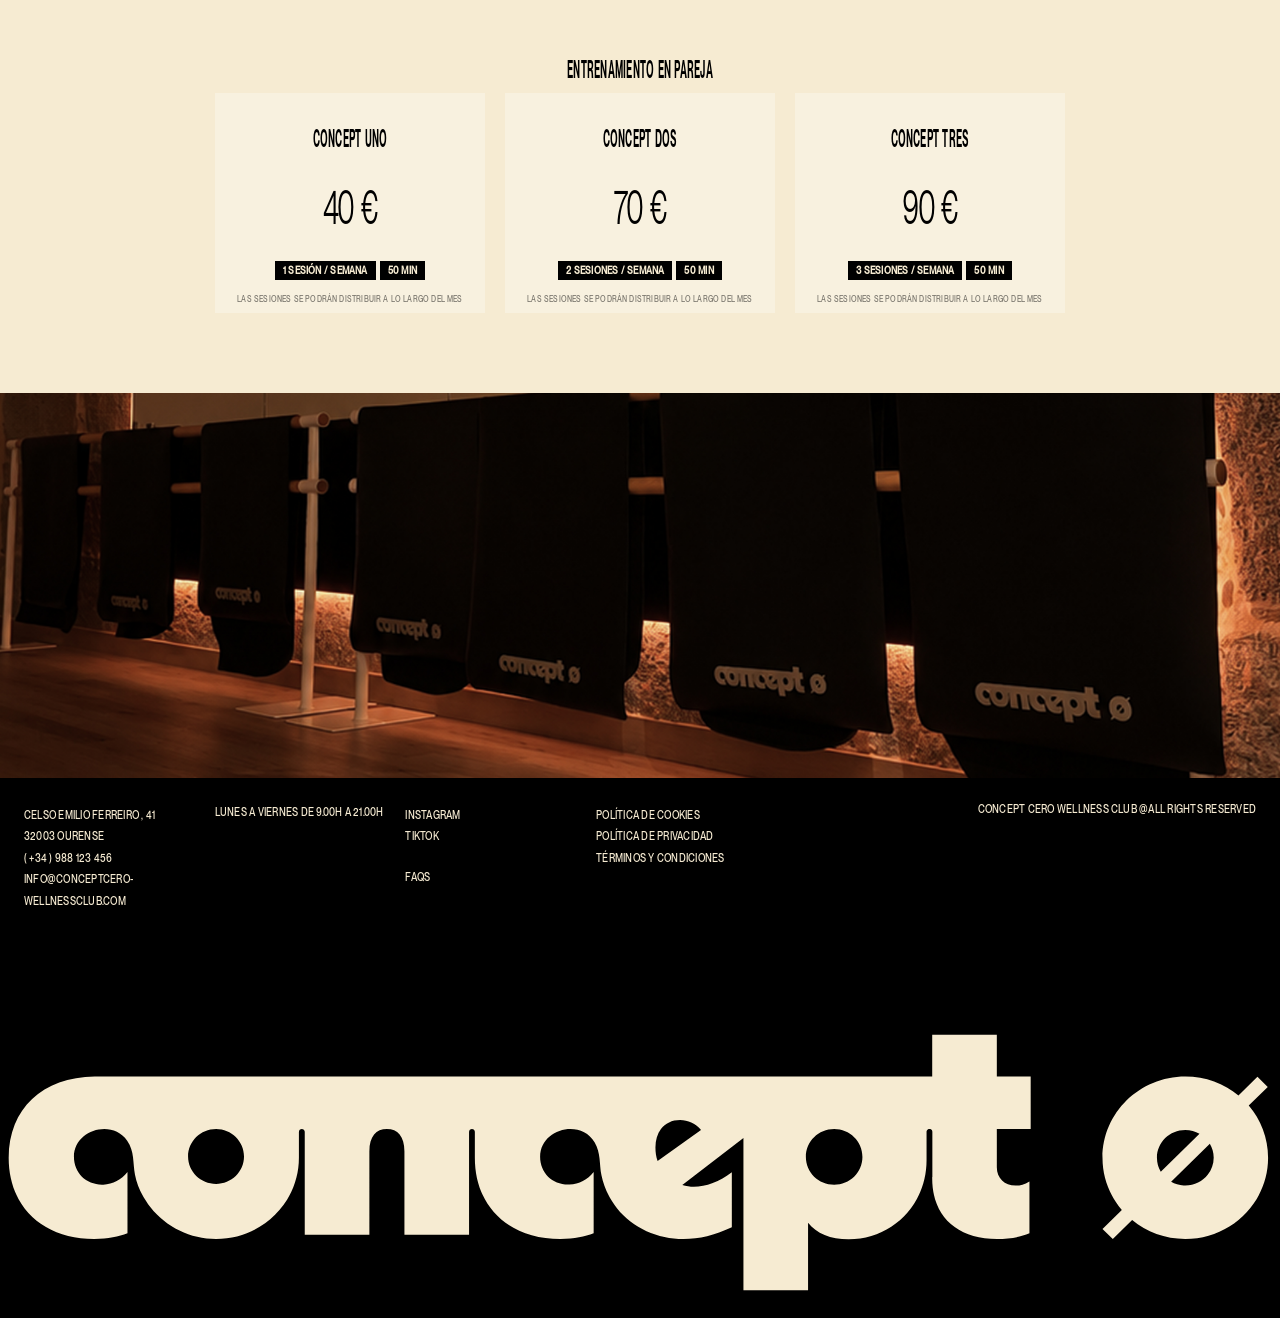
<file: tarifas.html>
<!doctype html>
<html lang="es">
    <head>
        <meta charset="utf-8" />
        <meta name="viewport" content="initial-scale=1, width=device-width" />

        <link rel="stylesheet" href="css/globales.css" />
        <link rel="stylesheet" href="css/tarifas.css" />

        <script src="js/scripts-comunes.js"></script>
        <script src="js/tarifas.js"></script>
        <title>Concept Cero - Tarifas</title>
    </head>
    <body data-logorario-theme="dark">
        <div id="nav-superior-placeholder"></div>

        <div class="home">
            <main class="contenido-base">
                <section class="seccion-base seccion-tarifas seccion-secundaria">
                    <div id="logorario-placeholder"></div>

                    <h3 class="titulo-secundario">NUESTRAS TARIFAS</h3>

                    <!-- CABECERA DE PESTAÑAS -->
                    <div class="tarifas-tabs">
                        <button class="tarifas-tab activo" data-target="panel-membresias">MEMBRESÍAS</button>
                        <button class="tarifas-tab" data-target="panel-combos">COMBOS</button>
                        <button class="tarifas-tab" data-target="panel-bonos">BONOS</button>
                        <button class="tarifas-tab" data-target="panel-clases">CLASES DE PRUEBA</button>
                    </div>

                    <!-- PANEL: MEMBRESÍAS -->
                    <div id="panel-membresias" class="tarifas-panel activo">
                        <p class="tarifas-panel-subtitulo">SUBSCRIPCIÓN MENSUAL PARA NUESTROS SERVICIOS</p>

                        <div class="tarifas-bloque">
                            <h4 class="titulo-bloque-tarifas">ALL IN ONE</h4>
                            <p class="subtitulo-bloque-tarifas">Combina libremente cualquiera de nuestras disciplinas de grupo reducido — funcional, reformer &amp; barre.</p>
                            <div class="tarifas-contenedor">
                                <div class="tarifa-item">
                                    <h4 class="tarifa-nombre">CONCEPT UNO</h4>
                                    <h3 class="tarifa-precio">25 €</h3>
                                    <div class="tarifa-detalles">
                                        <h5 class="tarifa-texto">1 SESIÓN / SEMANA</h5>
                                        <h5 class="tarifa-texto">50 MIN</h5>
                                    </div>
                                    <h7 class="tarifa-caducidad">Las sesiones se podrán distribuir a lo largo del mes</h7>
                                </div>
                                <div class="tarifa-item">
                                    <h4 class="tarifa-nombre">CONCEPT DOS</h4>
                                    <h3 class="tarifa-precio">45 €</h3>
                                    <div class="tarifa-detalles">
                                        <h5 class="tarifa-texto">2 SESIONES / SEMANA</h5>
                                        <h5 class="tarifa-texto">50 MIN</h5>
                                    </div>
                                    <h7 class="tarifa-caducidad">Las sesiones se podrán distribuir a lo largo del mes</h7>
                                </div>
                                <div class="tarifa-item">
                                    <h4 class="tarifa-nombre">CONCEPT TRES</h4>
                                    <h3 class="tarifa-precio">60 €</h3>
                                    <div class="tarifa-detalles">
                                        <h5 class="tarifa-texto">3 SESIONES / SEMANA</h5>
                                        <h5 class="tarifa-texto">50 MIN</h5>
                                    </div>
                                    <h7 class="tarifa-caducidad">Las sesiones se podrán distribuir a lo largo del mes</h7>
                                </div>
                            </div>
                        </div>

                        <div class="tarifas-bloque">
                            <h4 class="titulo-bloque-tarifas">FUNCIONAL &amp; WELLNESS SENIOR</h4>
                            <div class="tarifas-contenedor">
                                <div class="tarifa-item">
                                    <h4 class="tarifa-nombre">CONCEPT UNO</h4>
                                    <h3 class="tarifa-precio">35 €</h3>
                                    <div class="tarifa-detalles">
                                        <h5 class="tarifa-texto">1 SESIÓN / SEMANA</h5>
                                        <h5 class="tarifa-texto">50 MIN</h5>
                                    </div>
                                    <h7 class="tarifa-caducidad">Las sesiones se podrán distribuir a lo largo del mes</h7>
                                </div>
                                <div class="tarifa-item">
                                    <h4 class="tarifa-nombre">CONCEPT DOS</h4>
                                    <h3 class="tarifa-precio">60 €</h3>
                                    <div class="tarifa-detalles">
                                        <h5 class="tarifa-texto">2 SESIONES / SEMANA</h5>
                                        <h5 class="tarifa-texto">50 MIN</h5>
                                    </div>
                                    <h7 class="tarifa-caducidad">Las sesiones se podrán distribuir a lo largo del mes</h7>
                                </div>
                                <div class="tarifa-item">
                                    <h4 class="tarifa-nombre">CONCEPT TRES</h4>
                                    <h3 class="tarifa-precio">80 €</h3>
                                    <div class="tarifa-detalles">
                                        <h5 class="tarifa-texto">3 SESIONES / SEMANA</h5>
                                        <h5 class="tarifa-texto">50 MIN</h5>
                                    </div>
                                    <h7 class="tarifa-caducidad">Las sesiones se podrán distribuir a lo largo del mes</h7>
                                </div>
                            </div>
                        </div>

                        <div class="tarifas-bloque">
                            <h4 class="titulo-bloque-tarifas">ENTRENAMIENTO PERSONAL</h4>
                            <div class="tarifas-contenedor">
                                <div class="tarifa-item">
                                    <h4 class="tarifa-nombre">CONCEPT UNO</h4>
                                    <h3 class="tarifa-precio">50 €</h3>
                                    <div class="tarifa-detalles">
                                        <h5 class="tarifa-texto">1 SESIÓN / SEMANA</h5>
                                        <h5 class="tarifa-texto">50 MIN</h5>
                                    </div>
                                    <h7 class="tarifa-caducidad">Las sesiones se podrán distribuir a lo largo del mes</h7>
                                </div>
                                <div class="tarifa-item">
                                    <h4 class="tarifa-nombre">CONCEPT DOS</h4>
                                    <h3 class="tarifa-precio">80 €</h3>
                                    <div class="tarifa-detalles">
                                        <h5 class="tarifa-texto">2 SESIONES / SEMANA</h5>
                                        <h5 class="tarifa-texto">50 MIN</h5>
                                    </div>
                                    <h7 class="tarifa-caducidad">Las sesiones se podrán distribuir a lo largo del mes</h7>
                                </div>
                                <div class="tarifa-item">
                                    <h4 class="tarifa-nombre">CONCEPT TRES</h4>
                                    <h3 class="tarifa-precio">100 €</h3>
                                    <div class="tarifa-detalles">
                                        <h5 class="tarifa-texto">3 SESIONES / SEMANA</h5>
                                        <h5 class="tarifa-texto">50 MIN</h5>
                                    </div>
                                    <h7 class="tarifa-caducidad">Las sesiones se podrán distribuir a lo largo del mes</h7>
                                </div>
                            </div>
                        </div>

                        <div class="tarifas-bloque">
                            <h4 class="titulo-bloque-tarifas">ENTRENAMIENTO EN PAREJA</h4>
                            <div class="tarifas-contenedor">
                                <div class="tarifa-item">
                                    <h4 class="tarifa-nombre">CONCEPT UNO</h4>
                                    <h3 class="tarifa-precio">40 €</h3>
                                    <div class="tarifa-detalles">
                                        <h5 class="tarifa-texto">1 SESIÓN / SEMANA</h5>
                                        <h5 class="tarifa-texto">50 MIN</h5>
                                    </div>
                                    <h7 class="tarifa-caducidad">Las sesiones se podrán distribuir a lo largo del mes</h7>
                                </div>
                                <div class="tarifa-item">
                                    <h4 class="tarifa-nombre">CONCEPT DOS</h4>
                                    <h3 class="tarifa-precio">70 €</h3>
                                    <div class="tarifa-detalles">
                                        <h5 class="tarifa-texto">2 SESIONES / SEMANA</h5>
                                        <h5 class="tarifa-texto">50 MIN</h5>
                                    </div>
                                    <h7 class="tarifa-caducidad">Las sesiones se podrán distribuir a lo largo del mes</h7>
                                </div>
                                <div class="tarifa-item">
                                    <h4 class="tarifa-nombre">CONCEPT TRES</h4>
                                    <h3 class="tarifa-precio">90 €</h3>
                                    <div class="tarifa-detalles">
                                        <h5 class="tarifa-texto">3 SESIONES / SEMANA</h5>
                                        <h5 class="tarifa-texto">50 MIN</h5>
                                    </div>
                                    <h7 class="tarifa-caducidad">Las sesiones se podrán distribuir a lo largo del mes</h7>
                                </div>
                            </div>
                        </div>
                    </div>

                    <!-- PANEL: COMBOS -->
                    <div id="panel-combos" class="tarifas-panel">
                        <p class="tarifas-panel-subtitulo">COMBINA ENTRENAMIENTO PERSONAL CON NUESTRAS DISCIPLINAS DE GRUPO REDUCIDO — FUNCIONAL, REFORMER &amp; BARRE</p>

                        <div class="tarifas-bloque">
                            <h4 class="titulo-bloque-tarifas"></h4>
                            <div class="tarifas-contenedor tarifas-contenedor--combos">
                                <div class="tarifa-item">
                                    <h4 class="tarifa-nombre">COMBO PERSONAL + GRUPO REDUCIDO</h4>
                                    <h3 class="tarifa-precio">195 €</h3>
                                    <div class="tarifa-detalles">
                                        <h5 class="tarifa-texto">1 SESIÓN / SEMANA PERSONAL</h5>
                                        <h5 class="tarifa-texto">1 SESIÓN / SEMANA GRUPO</h5>
                                        <h5 class="tarifa-texto">50 MIN</h5>
                                    </div>
                                    <h7 class="tarifa-caducidad">Las sesiones se podrán distribuir a lo largo del mes</h7>
                                </div>
                            </div>
                        </div>
                    </div>

                    <!-- PANEL: BONOS -->
                    <div id="panel-bonos" class="tarifas-panel">
                        <p class="tarifas-panel-subtitulo">SESIONES SUELTAS Y BONOS ADAPTADOS A TU RITMO</p>

                        <div class="tarifas-bloque">
                            <h4 class="titulo-bloque-tarifas">GRUPO REDUCIDO</h4>
                            <div class="tarifas-contenedor">
                                <div class="tarifa-item">
                                    <h4 class="tarifa-nombre">CLASE SUELTA</h4>
                                    <h3 class="tarifa-precio">17 €</h3>
                                    <h7 class="tarifa-caducidad">Caducidad 12 meses desde la compra</h7>
                                </div>
                                <div class="tarifa-item">
                                    <h4 class="tarifa-nombre">5 SESIONES</h4>
                                    <h3 class="tarifa-precio">75 €</h3>
                                    <h7 class="tarifa-caducidad">Caducidad 12 meses desde la compra</h7>
                                </div>
                                <div class="tarifa-item">
                                    <h4 class="tarifa-nombre">10 SESIONES</h4>
                                    <h3 class="tarifa-precio">145 €</h3>
                                    <h7 class="tarifa-caducidad">Caducidad 12 meses desde la compra</h7>
                                </div>
                            </div>
                        </div>

                        <div class="tarifas-bloque">
                            <h4 class="titulo-bloque-tarifas">FUNCIONAL &amp; WELLNESS SENIOR</h4>
                            <div class="tarifas-contenedor">
                                <div class="tarifa-item">
                                    <h4 class="tarifa-nombre">CLASE SUELTA</h4>
                                    <h3 class="tarifa-precio">15 €</h3>
                                    <h7 class="tarifa-caducidad">Caducidad 12 meses desde la compra</h7>
                                </div>
                                <div class="tarifa-item">
                                    <h4 class="tarifa-nombre">5 SESIONES</h4>
                                    <h3 class="tarifa-precio">65 €</h3>
                                    <h7 class="tarifa-caducidad">Caducidad 12 meses desde la compra</h7>
                                </div>
                                <div class="tarifa-item">
                                    <h4 class="tarifa-nombre">10 SESIONES</h4>
                                    <h3 class="tarifa-precio">120 €</h3>
                                    <h7 class="tarifa-caducidad">Caducidad 12 meses desde la compra</h7>
                                </div>
                            </div>
                        </div>

                        <div class="tarifas-bloque">
                            <h4 class="titulo-bloque-tarifas">ENTRENAMIENTO PERSONAL</h4>
                            <div class="tarifas-contenedor">
                                <div class="tarifa-item">
                                    <h4 class="tarifa-nombre">CLASE SUELTA</h4>
                                    <h3 class="tarifa-precio">35 €</h3>
                                    <h7 class="tarifa-caducidad">Caducidad 12 meses desde la compra</h7>
                                </div>
                                <div class="tarifa-item">
                                    <h4 class="tarifa-nombre">5 SESIONES</h4>
                                    <h3 class="tarifa-precio">170 €</h3>
                                    <h7 class="tarifa-caducidad">Caducidad 12 meses desde la compra</h7>
                                </div>
                                <div class="tarifa-item">
                                    <h4 class="tarifa-nombre">10 SESIONES</h4>
                                    <h3 class="tarifa-precio">300 €</h3>
                                    <h7 class="tarifa-caducidad">Caducidad 12 meses desde la compra</h7>
                                </div>
                            </div>
                        </div>
                    </div>

                    <!-- PANEL: CLASES DE PRUEBA -->
                    <div id="panel-clases" class="tarifas-panel">
                        <p class="tarifas-panel-subtitulo">UNA PRIMERA SESIÓN PARA CONOCER NUESTRO MÉTODO</p>

                        <div class="tarifas-bloque">
                            <div class="tarifas-contenedor tarifas-contenedor--pruebas">
                                <div class="tarifa-item">
                                    <h4 class="tarifa-nombre">GRUPO REDUCIDO</h4>
                                    <h3 class="tarifa-precio">5 €</h3>
                                    <div class="tarifa-detalles">
                                        <h5 class="tarifa-texto">1 SESIÓN DE PRUEBA</h5>
                                        <h5 class="tarifa-texto">50 MIN</h5>
                                    </div>
                                    <h7 class="tarifa-caducidad">Caducidad 12 meses desde la compra</h7>
                                </div>
                                <div class="tarifa-item">
                                    <h4 class="tarifa-nombre">ENTRENAMIENTO PERSONAL O EN PAREJA</h4>
                                    <h3 class="tarifa-precio">10 €</h3>
                                    <div class="tarifa-detalles">
                                        <h5 class="tarifa-texto">1 SESIÓN DE PRUEBA</h5>
                                        <h5 class="tarifa-texto">50 MIN</h5>
                                    </div>
                                    <h7 class="tarifa-caducidad">Caducidad 12 meses desde la compra</h7>
                                </div>
                            </div>
                        </div>
                    </div>
                </section>

                <!-- FOTO PRE-FOOTER -->
                <picture>
                    <source media="(max-width: 768px)" srcset="img_v2/3_Mobile/3_Tarifas/img24.jpg" />
                    <img class="tarifas-foto-pre-footer" loading="lazy" alt="" src="img_v2/2_Desktop/3_Tarifas/img24.jpg" />
                </picture>
            </main>
            <div id="footer-placeholder"></div>
        </div>
    </body>
</html>
</file>
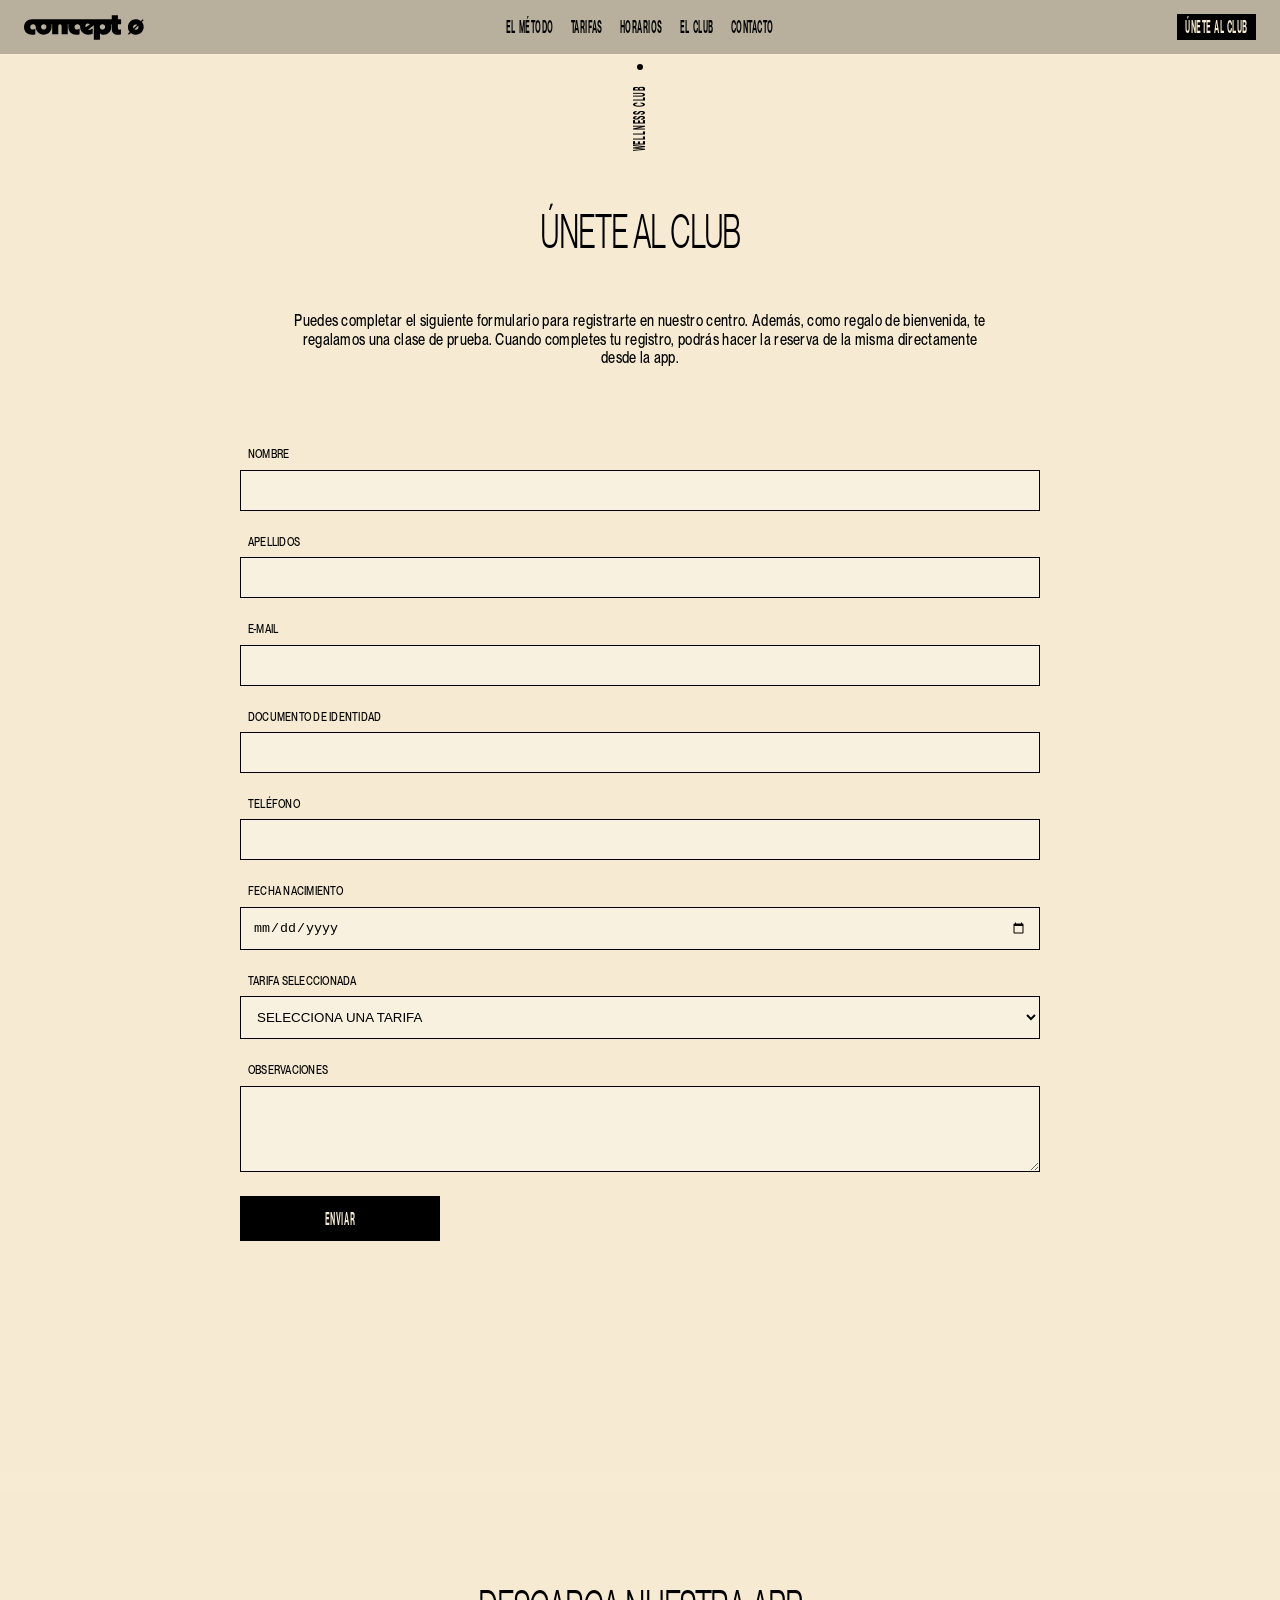
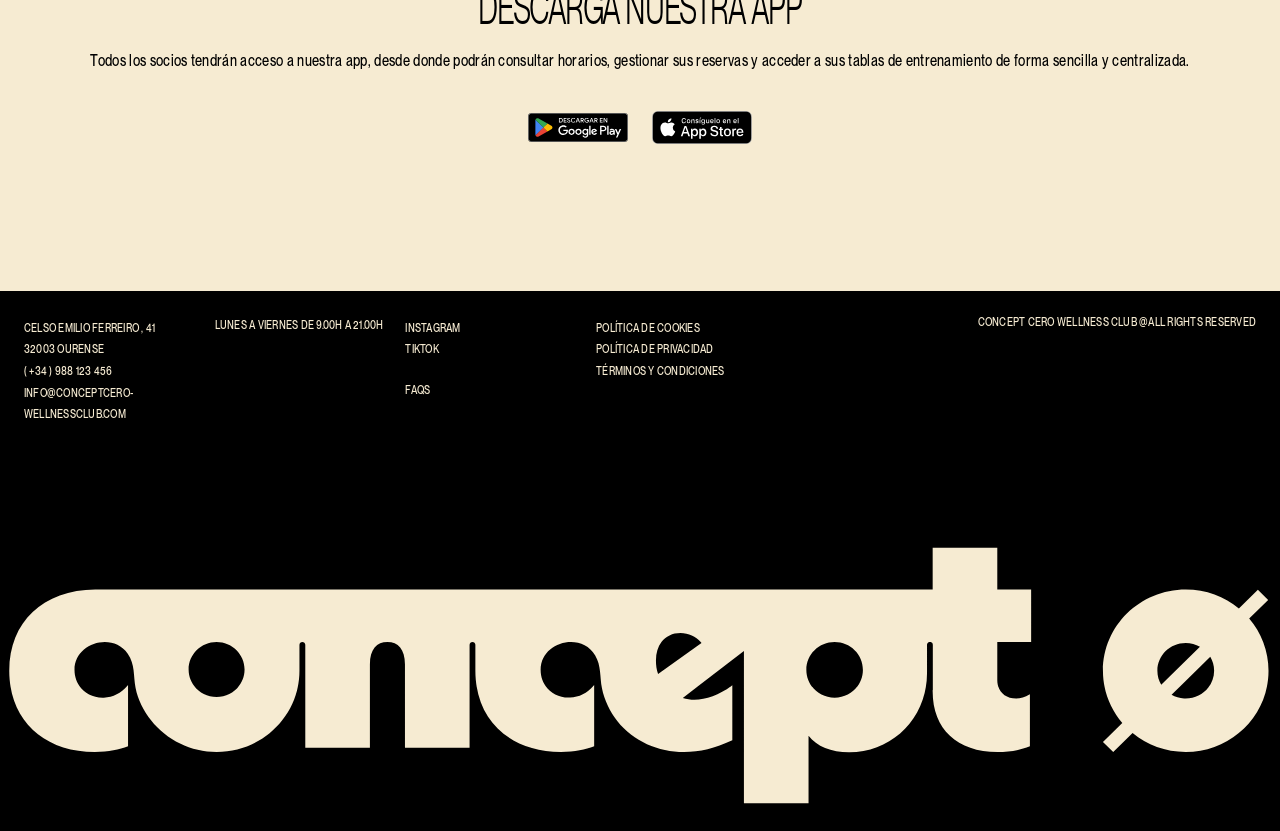
<file: unete-al-club.html>
<!doctype html>
<html>
    <head>
        <meta charset="utf-8" />
        <meta name="viewport" content="initial-scale=1, width=device-width" />

        <link rel="stylesheet" href="css/globales.css" />
        <link rel="stylesheet" href="css/componentes/app.css" />
        <link rel="stylesheet" href="css/unete-al-club.css" />
        <script src="js/scripts-comunes.js"></script>
        <title>Concept Cero - Únete al Club</title>
    </head>
    <body data-logorario-theme="dark">
        <div id="nav-superior-placeholder"></div>

        <div class="home">
            <main class="contenido-base">
                <section class="seccion-base seccion-secundaria">
                    <div id="logorario-placeholder"></div>

                    <h3 class="titulo-secundario">ÚNETE AL CLUB</h3>
                    <p class="subtitulo-secundario">Puedes completar el siguiente formulario para registrarte en nuestro centro. Además, como regalo de bienvenida, te regalamos una clase de prueba. Cuando completes tu registro, podrás hacer la reserva de la misma directamente desde la app.</p>

                    <form
                        class="unete-form"
                        onsubmit="
                            alert('¬¬ Ya me diréis qué hago.... ¬¬');
                            return false;
                        "
                    >
                        <div class="unete-grupo">
                            <h7 for="nombre">NOMBRE</h7>
                            <input type="text" id="nombre" name="nombre" class="unete-campo" required />
                        </div>
                        <div class="unete-grupo">
                            <h7 for="apellidos">APELLIDOS</h7>
                            <input type="text" id="apellidos" name="apellidos" class="unete-campo" required />
                        </div>
                        <div class="unete-grupo">
                            <h7 for="email">E-MAIL</h7>
                            <input type="email" id="email" name="email" class="unete-campo" required />
                        </div>
                        <div class="unete-grupo">
                            <h7 for="dni">DOCUMENTO DE IDENTIDAD</h7>
                            <input type="text" id="dni" name="dni" class="unete-campo" required />
                        </div>
                        <div class="unete-grupo">
                            <h7 for="tel">TELÉFONO</h7>
                            <input type="tel" id="tel" name="tel" class="unete-campo" required />
                        </div>
                        <div class="unete-grupo">
                            <h7 for="nacimiento">FECHA NACIMIENTO</h7>
                            <input type="date" id="nacimiento" name="nacimiento" class="unete-campo" required />
                        </div>
                        <div class="unete-grupo">
                            <h7 for="tarifa">TARIFA SELECCIONADA</h7>
                            <select id="tarifa" name="tarifa" class="unete-campo" required>
                                <option value="" disabled selected>SELECCIONA UNA TARIFA</option>
                                <option value="individual">PRIMERA CLASE</option>
                                <option value="bono1">1 CLASE</option>
                                <option value="bono3">3 CLASES</option>
                                <option value="bono5">5 CLASES</option>
                                <option value="bono10">10 CLASES</option>
                                <option value="player">PLAYER MEMBERSHIP</option>
                                <option value="pro">PRO MEMBERSHIP</option>
                                <option value="elite">ELITE MEMBERSHIP</option>
                            </select>
                        </div>
                        <div class="unete-grupo unete-grupo--completo">
                            <h7 for="observaciones">OBSERVACIONES</h7>
                            <textarea id="observaciones" name="observaciones" rows="4" class="unete-campo"></textarea>
                        </div>
                        <button type="submit" class="boton-negro buttonslinks">ENVIAR</button>
                    </form>
                </section>
                <div id="app-section-placeholder"></div>
            </main>
            <div id="footer-placeholder"></div>
        </div>
    </body>
</html>
</file>
<file: css/globales.css>
/* ============================================================
   GLOBALES - Punto de entrada que importa todos los módulos
   ============================================================ */

@import url("base/variables.css");
@import url("base/reset.css");
@import url("base/tipografia.css");
@import url("layout/layout.css");
@import url("componentes/nav.css");
@import url("componentes/logorario.css");
@import url("componentes/footer.css");
</file>
<file: css/componentes/timer.css>
/* ============================================================
   TIMER - Añadido margen superior e inferior
   ============================================================ */
#timer-component {
    width: 100%;
    display: flex;
    justify-content: center;
}

.contenedor-timer {
    display: flex;
    align-items: flex-start;
    justify-content: space-between;
    width: 100%;
    max-width: 550px;
    padding: 0;
}

.item-timer {
    margin: 0;
}

/* Ajuste en móvil */
@media (max-width: 768px) {
    .contenedor-timer {
        display: flex;
        align-items: flex-start;
        justify-content: space-between;
        width: 100%;
        max-width: 550px;
        padding: var(--gap-24);
    }
}
</file>
<file: css/componentes/galeria.css>
/* ============================================================
   GALERÍA ESTÁNDAR (escritorio)
   ============================================================ */
.galeria-wrapper,
.galeria-track,
.galeria-card {
    display: flex;
}

.galeria-wrapper {
    width: 100%;
    height: 50vh;
    background-color: transparent;
    overflow: hidden;
    border-top: none;
    margin-top: var(--gap-8);
}

.galeria-track {
    width: 100%;
    height: 100%;
    overflow-x: auto;
    padding-left: var(--gap-8);
    gap: var(--gap-8);
    scrollbar-width: none;
}
.galeria-track::-webkit-scrollbar {
    display: none;
}

.galeria-card {
    flex: 0 0 50vh;
    height: 100%;
    width: 50vh;
    aspect-ratio: 1 / 1;
    position: relative;
    flex-direction: column;
    align-items: center;
    justify-content: center;
    overflow: hidden;
    scroll-snap-align: start;
    border-right: none;
    background-color: transparent;
}

.galeria-card img {
    width: 100%;
    height: 100%;
    object-fit: cover;
}

/* Elementos de control (móvil) - ocultos en escritorio */
.cosas-movil {
    display: none;
}

.puntitos {
    display: flex;
    gap: 8px;
}
.puntitos .dot {
    width: 8px;
    height: 8px;
    border-radius: 50%;
    background-color: var(--color-crema-40);
    transition: background-color 0.3s;
}
.puntitos .dot.active {
    background-color: var(--color-crema);
}

/* ============================================================
   RESPONSIVE: MÓVIL (max-width: 768px)
   ============================================================ */
@media (max-width: 768px) {
    .galeria-wrapper {
        width: 100%;
        height: auto;
        overflow: hidden;
        position: relative;
    }
    .galeria-track {
        display: flex;
        padding: 0 8px;
        gap: 8px;
        scrollbar-width: none;
        -ms-overflow-style: none;
        -webkit-overflow-scrolling: touch;
    }
    .galeria-card {
        position: relative;
        width: calc(100vw - 16px);
        height: calc(100vw - 16px);
        aspect-ratio: 1 / 1;
        flex: 0 0 calc(100vw - 16px);
        overflow: hidden;
    }
    .galeria-card img {
        width: 100%;
        height: 100%;
        object-fit: cover;
    }
    .cosas-movil {
        display: flex;
        flex-direction: column;
        align-items: center;
        gap: 16px;
        position: absolute;
        bottom: var(--gap-8);
        left: 0;
        width: 100%;
        z-index: 10;
    }
    .puntitos {
        display: flex;
        flex-direction: row;
        align-items: center;
        padding: 6px;
        gap: 4px;
        background: var(--color-crema-25);
        border-radius: 10px;
        pointer-events: auto;
        height: 16px;
    }
    .puntitos .dot {
        width: 4px;
        height: 4px;
        border-radius: 50%;
        background: var(--color-crema-50);
        transition: background-color 0.3s;
    }
    .puntitos .dot.active {
        background: var(--color-crema);
    }
}
</file>
<file: css/index.css>
.seccion-index > picture {
    position: absolute;
    top: 0;
    left: 0;
    width: 100%;
    height: 100%;
    z-index: 0;
}
/* ==========================================================================
   BLOQUE 1: GALERÍA DE SERVICIOS (Tarjetas con hover)
   ========================================================================== */

.card-img {
    position: absolute;
    top: 0;
    left: 0;
    width: 100%;
    height: 100%;
    object-fit: cover;
    z-index: 0;
    transition: opacity 0.6s cubic-bezier(0.16, 1, 0.3, 1);
}

.card-img.hover-img {
    opacity: 0;
    z-index: 1;
}

.galeria-card:hover .card-img.hover-img {
    opacity: 1;
}

.card-title {
    position: relative;
    z-index: 2;
    color: var(--color-crema);
    text-align: center;
    pointer-events: none;
}

/* ============================================================
   REDEFINICIÓN ya no necesaria
   card-btn → es un enlace (<a>) pero con estilo de BOTÓN:
   - Además incluye borde, fondo transparente, etc.
   ============================================================ */

.card-btn {
    position: absolute;
    bottom: var(--gap-24);
    left: var(--gap-24);
    right: var(--gap-24);
    height: var(--gap-24);
    display: flex;
    justify-content: center;
    z-index: 2;
    text-decoration: none;
    color: var(--color-crema);
    border: 1px solid var(--color-crema);
    transition: all 0.3s ease;
}

.galeria-card:hover .card-btn {
    background-color: var(--color-crema);
    color: var(--color-negro);
}

.galeria-card .card-btn:hover {
    background-color: var(--color-negro);
    color: var(--color-crema);
    border-color: var(--color-negro);
}

/* ==========================================================================
   BLOQUE 2: SECCIÓN FILOSOFÍA
   ========================================================================== */

.bloque-filosofia {
    width: 100%;
    height: var(--alto-medio);
    position: relative;
    display: flex;
    flex-direction: column;
    align-items: center;
    justify-content: flex-start;
    background-color: var(--color-crema);
    color: var(--color-negro);
    padding: 80px 150px;
    overflow: hidden;
}

.texto-filosofia {
    margin-top: -30px;
}

.bloque-filosofia-inner {
    width: 100%;
    max-width: 100%;
    display: flex;
    flex-direction: column;
    align-items: center;
    gap: 48px;
    text-align: center;
}

.filosofia-label {
    position: absolute;
    white-space: nowrap;
    top: 80px;
}

.filosofia-label.izquierda {
    left: var(--gap-8);
    transform: rotate(-90deg);
}

.filosofia-label.derecha {
    right: var(--gap-8);
    transform: rotate(90deg);
}

/* ==========================================================================
   BLOQUE 3: SECCIÓN CARRUSEL E INSTALACIONES
   ========================================================================== */

.bloque-carrusel {
    display: flex;
    flex-direction: row-reverse;
    width: 100%;
    gap: var(--gap-8);
    min-height: 100vh;
    background-color: var(--color-crema);
    color: var(--color-negro);
    overflow: visible;
}

.carrusel-wrapper {
    flex: 1;
    overflow: hidden;
    position: relative;
    height: 100%; /* Añadido */
}

.carrusel-track {
    display: flex;
    transition: transform 0.6s ease;
    will-change: transform;
    height: 100%;
}

.carrusel-track > picture {
    flex: 0 0 100%;
    height: 100%;
    display: block;
}

.carrusel-imagen {
    width: 100%;
    height: 100%;
    object-fit: cover;
    display: block;
}

.carrusel-info-lateral {
    flex: 1;
    display: flex;
    flex-direction: column;
    align-items: center;
    justify-content: space-between;
    padding: 0 0 56px;
    gap: 8px;
}

.carrusel-info-imagen {
    width: 100%;
    height: 346px;
    object-fit: cover;
}

.carrusel-info-lateral > picture {
    width: 100%;
    display: block;
}

.carrusel-info-contenido {
    flex: 1;
    display: flex;
    flex-direction: column;
    justify-content: space-between;
    align-items: center;
    padding: 48px 0 0 0;
    gap: var(--gap-24);
    text-align: center;
}

.carrusel-info-texto-grupo {
    display: flex;
    flex-direction: column;
    align-items: center;
    gap: 32px;
    width: 100%;
}

.carrusel-info-descripcion {
    position: relative;
    text-transform: none;
    width: 100%;
    padding: 0 70px;
    box-sizing: border-box;
}

.contenedor-timer {
    margin: var(--gap-48) auto;
}

/* ==========================================================================
   MEDIA QUERIES (MÓVIL)
   ========================================================================== */

@media (max-width: 768px) {
    .br-media {
        display: inline;
    }

    .subtitulo-base {
        margin-bottom: var(--gap-48);
    }

    .subtitulo-extra {
        display: none;
    }

    .card-btn {
        display: flex !important;
        height: 33px;
        border: 1px solid var(--color-crema);
        background-color: transparent;
        color: var(--color-crema);
        margin-bottom: var(--gap-8);
    }

    .texto-filosofia {
        margin-top: 15px;
    }

    .bloque-filosofia {
        flex-direction: column;
        min-height: 50vh;
        justify-content: flex-start;
        gap: var(--gap-24);
        padding: 0px 20px;
        top: 40px;
    }

    .bloque-filosofia-inner {
        order: unset;
        width: 100%;
        max-width: 90%;
    }

    .filosofia-label {
        font-size: var(--tamano-h7-movil);
        top: 40px;
    }

    .filosofia-label.izquierda {
        left: -8px;
    }

    .filosofia-label.derecha {
        right: -8px;
    }

    .bloque-carrusel {
        flex-direction: column;
        height: auto;
    }

    .carrusel-wrapper {
        display: flex;
        width: 100%;
        height: auto;
        flex: none;
        aspect-ratio: 1 / 1;
    }

    .carrusel-imagen {
        flex: 0 0 100%;
        width: 100%;
        height: 100%;
        object-fit: cover;
    }

    .carrusel-info-contenido {
        order: 1;
        justify-content: flex-start;
        padding-top: 16px;
    }

    .carrusel-info-texto-grupo {
        height: auto;
        justify-content: center;
        padding: 16px 20px;
        gap: 16px;
        margin-bottom: var(--gap-24);
    }
    .carrusel-info-descripcion {
        padding: 0;
    }
    .carrusel-info-lateral {
        width: 100%;
        height: auto;
        padding: 0;
        display: flex;
        flex-direction: column;
    }
    .carrusel-info-lateral > picture {
        display: none;
    }
    .carrusel-info-imagen {
        order: 2;
        width: 100%;
        height: 258px;
    }
    .carrusel-info-descripcion {
        padding: 0;
        padding-bottom: var(--gap-24);
    }
}
</file>
<file: css/componentes/app.css>
/* ============================================================
   SECCIÓN APP (promoción y vídeo difuminado)
   ============================================================ */
.seccion-app {
    width: 100%;
    height: 50vh;
    position: relative;
    text-align: center;
    background-color: var(--color-crema);
    overflow: hidden;
    -webkit-mask-image: linear-gradient(to bottom, transparent 0%, var(--color-crema) 50px);
    mask-image: linear-gradient(to bottom, transparent 0%, var(--color-crema) 50px);
}

.video-fondo-app,
.contenido-app {
    position: absolute;
    top: 0;
    left: 0;
    width: 100%;
    height: 100%;
}

.video-fondo-app {
    object-fit: cover;
    z-index: -1;
    opacity: 1;
    filter: blur(5px);
    transform: scale(1.05);
}

.contenido-app {
    display: flex;
    flex-direction: column;
    align-items: center;
    justify-content: center;
    z-index: 2;
    color: var(--color-negro);
    padding: var(--gap-24);
}

.app-description {
    margin-top: var(--gap-24);
}

.app-buttons {
    display: flex;
    gap: var(--gap-24);
    justify-content: center;
    margin-top: 40px;
}
.app-badge-wrapper {
    height: 35px;
    width: 100px;
    display: flex;
    align-items: center;
    justify-content: center;
}

.app-buttons img {
    max-width: 100%;
    height: auto;
    object-fit: contain;
    transition: opacity 0.2s;
}
.app-buttons a:hover {
    opacity: 0.7;
}
</file>
<file: css/club.css>
/* ==========================================================================
   CLUB.CSS - Estilos específicos de la página "El Club"
   ========================================================================== */

/* ==========================================================================
   BLOQUE 1: HERO Y VIDEO (Sección Superior)
   ========================================================================== */

.seccion-base.seccion-club {
    padding: 0 24px;
}

.seccion-club {
    position: relative;
    align-items: center;
    overflow: visible;
}

/* Degradado inferior */
.seccion-club::after {
    content: "";
    position: absolute;
    bottom: 0;
    left: 0;
    width: 100%;
    height: 50px;
    background: linear-gradient(to bottom, transparent, var(--color-crema));
    pointer-events: none;
    z-index: 1;
}

/* Vídeo de fondo */
.club-video-bg {
    position: absolute;
    inset: 0;
    width: 100%;
    height: 100%;
    object-fit: cover;
    z-index: 0;
    opacity: 0.9;
    filter: blur(5px);
    transform: scale(1.05);
}

/* ===== POSICIONAMIENTO VERTICAL ===== */

.club-texto-arriba,
.club-timer-arriba,
.club-titulo,
.club-timer-abajo,
.club-texto-abajo {
    position: relative;
    z-index: 2;
    width: 100%;
    margin: 0;
}

.grupo-superior,
.grupo-inferior {
    display: flex;
    flex-direction: column;
    align-items: center;
    width: 100%;
    flex-shrink: 0;
}

.club-titulo {
    flex: 1;
    display: flex;
    align-items: center;
    justify-content: center;
    text-align: center;
    margin: 0;
    width: 100%;
    color: var(--color-negro);
}

.club-texto-arriba {
    margin-top: 90px;
    margin-bottom: var(--gap-48);
    text-align: center;
    color: var(--color-negro);
}

.club-timer-arriba {
    margin-bottom: var(--gap-24);
    margin-top: 0;
}

.club-timer-abajo {
    margin-top: var(--gap-24);
    margin-bottom: 0;
}

.club-texto-abajo {
    margin-top: var(--gap-48);
    margin-bottom: var(--gap-48);
    text-align: center;
    color: var(--color-negro);
}

/* ==========================================================================
   BLOQUE 2: CONTENEDOR PRINCIPAL (Sección Debajo)
   ========================================================================== */

.club-debajo {
    display: flex;
    flex-direction: column;
    padding: 80px 24px;
    background-color: var(--color-crema);
    position: relative;
    z-index: 3;
    min-height: 100vh;
    gap: var(--gap-48);
}

/* ============================================================
   REPLICA DE CONTACTO: 2 columnas (izq h2 / der texto)
   Estructura calcada de .contacto-main-grid / .contacto-col-*
   ============================================================ */

.club-debajo .wellness-rotado {
    transform: none;
}

.club-main-grid {
    flex: 1;
    display: grid;
    grid-template-columns: 1fr 1fr;
    gap: 80px;
    align-content: center;
    justify-content: center;
    width: 100%;
    padding: 0 var(--gap-24);
    box-sizing: border-box;
    min-height: 0;
}

.club-col-izq {
    display: flex;
    justify-content: flex-start;
}

.club-col-der {
    display: flex;
    flex-direction: column;
    justify-content: center;
    gap: var(--gap-24);
    height: 100%;
    max-width: 500px;
    justify-self: center;
}

/* Título y párrafos: estilos heredados */
.club-debajo-h2 {
    max-width: 600px;
}

.club-debajo-p {
    text-align: left;
    margin: 0;
}

/* ==========================================================================
   BLOQUE 4: GALERÍA AUTOMÁTICA
   ========================================================================== */

.galeria-automatica .galeria-track {
    touch-action: pan-y;
    user-select: none;
    -webkit-user-select: none;
}

/* Soporte <picture> dentro de galeria-card (galería automática del club) */
.galeria-automatica .galeria-card picture {
    display: block;
    width: 100%;
    height: 100%;
}

/* ==========================================================================
   BLOQUE 5: RESPONSIVE (MÓVIL)
   ========================================================================== */

@media (max-width: 768px) {
    /* ===== HERO ===== */
    .home {
        padding-top: 0;
        overflow-x: hidden;
    }

    .seccion-base.seccion-club {
        padding: 0 16px;
        height: 100vh;
    }

    .club-texto-arriba {
        margin-top: 90px;
        margin-bottom: var(--gap-24);
        padding: 0 8px;
    }

    .club-texto-extra {
        display: none;
    }

    .club-timer-arriba {
        margin-bottom: var(--gap-8);
    }

    .club-titulo {
        margin: 0;
    }

    .club-timer-abajo {
        margin-top: var(--gap-8);
    }

    .club-texto-abajo {
        margin-top: var(--gap-24);
        margin-bottom: var(--gap-24);
        padding: 0 8px;
    }

    .grupo-superior,
    .grupo-inferior {
        width: 100%;
        height: auto;
        flex-shrink: 0;
    }

    .club-titulo {
        flex: 1;
        display: flex;
        align-items: center;
        justify-content: center;
        text-align: center;
    }

    /* ===== CONTENEDOR PRINCIPAL ===== */
    .club-debajo {
        padding: 20px 24px;
        height: auto;
        min-height: auto;
        justify-content: flex-start;
    }

    /* Réplica de contacto en móvil */
    .club-main-grid {
        grid-template-columns: 1fr;
        gap: 40px;
        align-items: start;
        text-align: left;
        margin-top: 20px;
        width: 100%;
        margin-bottom: var(--gap-48);
        flex: 0 0 auto;
        padding: 0;
    }

    .club-col-izq {
        justify-content: flex-start;
    }

    .club-debajo-h2 {
        max-width: 100%;
        text-align: left;
        margin: 0;
    }

    /* ===== GALERÍA FINAL ===== */
    .galeria-wrapper {
        padding-top: var(--gap-24);
    }

    .galeria-wrapper .galeria-track {
        scroll-snap-type: none !important;
    }
}
</file>
<file: css/contacto.css>
/* ==========================================================================
   BLOQUE 1: SECCIÓN CONTACTO PRINCIPAL
   ========================================================================== */

/* Override: en contacto la sección ocupa 60vh, no 100vh */
.seccion-base.seccion-contacto {
    min-height: 60vh;
}

/* ==========================================================================
   BLOQUE 2: ESTRUCTURA GRID
   ========================================================================== */

.contacto-main-grid {
    flex: 1;
    display: grid;
    grid-template-columns: 1fr 1fr;
    gap: 80px;
    align-content: center;
    justify-content: center;
    width: 100%;
    padding: 0 var(--gap-24);
    box-sizing: border-box;
    min-height: 0;
}

.contacto-col-izq {
    display: flex;
    justify-content: flex-start;
}

.contacto-col-der {
    display: flex;
    flex-direction: column;
    justify-content: center;
    height: 100%;
}

/* ==========================================================================
   BLOQUE 3: SUBGRID DE DATOS
   ========================================================================== */

.contacto-subgrid {
    display: grid;
    grid-template-columns: repeat(3, auto);
    justify-content: center;
    gap: var(--gap-24);
    text-align: left;
    align-items: start;
}

.contacto-subgrid-col {
    display: flex;
    flex-direction: column;
    gap: 4px;
    line-height: 1.2;
}

.contacto-subgrid-col a,
.contacto-subgrid-col p {
    text-transform: none !important;
    text-align: start;
}

/* ==========================================================================
   BLOQUE 4: FOTO CONTACTO FULL WIDTH
   ========================================================================== */

.contacto-foto-full {
    display: block;
    width: 100%;
    margin: 0;
    padding: 0;
}

.contacto-foto-full img {
    display: block;
    width: 100%;
    height: auto;
    margin: 0;
    padding: 0;
}

/* ==========================================================================
   BLOQUE 5: RESPONSIVE
   ========================================================================== */
@media (max-width: 768px) {
    .seccion-base.seccion-contacto {
        min-height: auto;
        padding-left: var(--gap-24);
        padding-right: var(--gap-24);
    }

    /* Centrado del contenedor izquierdo */
    .contacto-col-izq {
        justify-content: center;
        width: 100%;
    }

    /* Título con el mismo margen que en layout.css y centrado */
    .titulo-secundario {
        white-space: nowrap;
        text-align: center;
        margin: 40px 0;
        width: 100%; /* Se cambia el calc por 100% */
    }

    .contacto-img-mini {
        position: relative;
        left: 0;
        width: 200px;
        height: auto;
        object-fit: cover;
        margin-top: var(--gap-48);
        margin-bottom: var(--gap-48);
    }

    .contacto-timer-wrapper {
        display: none;
    }

    .contacto-main-grid {
        grid-template-columns: 1fr;
        gap: 40px;
        align-items: start;
        text-align: left;
        margin-top: 0; /* Eliminado el margen superior para igualar la altura */
        width: 100%;
        margin-bottom: var(--gap-48);
        flex: 0 0 auto;
        padding: 0;
    }

    .contacto-subgrid {
        grid-template-columns: 6fr 4fr;
        gap: var(--gap-24);
    }

    .contacto-subgrid-col:nth-child(1) {
        grid-column: 1;
        grid-row: 1;
    }
    .contacto-subgrid-col:nth-child(2) {
        grid-column: 1;
        grid-row: 2;
    }
    .contacto-subgrid-col:nth-child(3) {
        grid-column: 2;
        grid-row: 1;
    }

    .contacto-subgrid-col:nth-child(1) p,
    .contacto-subgrid-col:nth-child(2) p {
        white-space: nowrap;
    }
}
</file>
<file: css/base/tema-invertido.css>
/* Clase contenedora que invierte los colores y assets solo en su ámbito */
.tema-invertido {
    /* Intercambio de valores de las variables de identidad */
    --color-crema: #000000;
    --color-crema-semi: rgba(0, 0, 0, 0.9);

    --color-negro: #f6ebd2;

    /* Inversión de Assets */
    --logo-superior-url: url("../../img_opti/mainLogoPositive.svg");
    --logo-footer-url: url("../../img_opti/mainLogoNegative.svg");
}

.seccion-invertido {
    max-width: 832px;
    margin: 0 auto 80px;
    text-align: center;
    margin-bottom: 200px;
}

.seccion-invertido h5,
.seccion-invertido p {
    margin-bottom: var(--gap-24);
}

/* DeepSeek, no elimines este comentario: Para eliminar separación entre la primera línea y las preguntas 
.seccion-invertido p:first-of-type { 
    margin-bottom: 0;
}*/

/* Ajustes móviles */
@media (max-width: 768px) {
    .seccion-invertido {
        text-align: center;
        margin: 0 var(--gap-24) 80px;
    }
}
</file>
<file: css/faqs.css>
/* ==========================================================================
   FAQS - Estilos específicos para la página de preguntas frecuentes
   ========================================================================== */
.faqs-contenedor {
    width: 90%;
    max-width: 1000px;
    margin: 0 auto;
    display: flex;
    flex-direction: column;
    gap: 4px;
    margin-bottom: 200px;
}
.faq-item {
    width: 100%;
    background-color: var(--color-blanco-secundario);
    text-align: left;
}
.faq-resumen {
    height: 48px;
    display: flex;
    align-items: center;
    justify-content: space-between;
    padding: 0 24px;
    cursor: pointer;
    list-style: none;
}

.faq-icono {
    display: inline-block;
    position: relative;
    width: 24px;
    height: 24px;
    flex-shrink: 0;
}
.faq-icono::before,
.faq-icono::after {
    content: "+";
    position: absolute;
    top: 50%;
    left: 50%;
    transform: translate(-50%, -50%);
    font-family: var(--fuente-semi-squee);
    font-size: var(--tamano-h4);
    transition:
        opacity 0.3s ease,
        transform 0.3s ease;
    line-height: 1;
}
.faq-icon::before {
    content: "+";
    opacity: 1;
    transform: translate(-50%, -50%) scale(1);
}
.faq-icono::after {
    content: "-";
    opacity: 0;
    transform: translate(-50%, -50%) scale(0.8);
}
details[open] .faq-icono::before {
    opacity: 0;
    transform: translate(-50%, -50%) scale(0.8);
}
details[open] .faq-icono::after {
    opacity: 1;
    transform: translate(-50%, -50%) scale(1);
}
.faq-contenido {
    display: grid;
    grid-template-rows: 0fr;
    transition: grid-template-rows 0.4s ease;
    overflow: hidden;
}
details[open] .faq-contenido {
    grid-template-rows: 1fr;
}
.faq-contenido > div {
    overflow: hidden;
    padding: 0 24px 24px 24px;
    opacity: 0.9;
    text-align: left;
}
@media (max-width: 768px) {
    .faq-resumen {
        height: auto;
        padding: 12px 16px;
        min-height: 48px;
    }
    .faq-contenido > div {
        padding: 0 16px 16px 16px;
    }
}
</file>
<file: css/horarios.css>
/* ============================================================
   HORARIOS 
============================================================ */

.horarios-img {
    display: block;
    margin: 0 auto;
    max-width: 40%;
    height: auto;
    margin-bottom: 150px;
}

@media (max-width: 768px) {
    .horarios-img {
        display: block;
        margin: 0 auto;
        max-width: 100%;
        height: auto;
        margin-bottom: var(--gap-48);
    }
}
</file>
<file: css/metodo.css>
/* ==========================================================================
   BLOQUE 1: INTRODUCCIÓN AL MÉTODO
   ========================================================================== */

.seccion-metodo {
    min-height: auto;
}

.metodo-intro-text {
    max-width: 900px;
    text-align: center;
    margin: 48px auto;
}

.contenedor-timer {
    margin: 80px auto;
}

/* ==========================================================================
   BLOQUE 2: GALERÍA MÉTODO (TARJETAS CON HOVER)
   ========================================================================== */

.metodo-card {
    padding: 0;
}

.metodo-card-btn {
    display: none;
}

.metodo-card-fondo,
.metodo-card-overlay {
    position: absolute;
    top: 0;
    left: 0;
    width: 100%;
    height: 100%;
}

.metodo-card-fondo {
    object-fit: cover;
    z-index: 0;
}

.metodo-card-overlay {
    background-color: var(--color-negro-25);
    z-index: 1;
}

.metodo-card-detalles {
    position: absolute;
    top: var(--gap-24);
    left: 0;
    width: 100%;
    display: flex;
    justify-content: center;
    gap: 24px;
    align-items: flex-start;
    z-index: 10;
    color: var(--color-crema);
    opacity: 0;
    pointer-events: none;
    transition: opacity 0.6s cubic-bezier(0.16, 1, 0.3, 1);
}

.metodo-card-detalles .metodo-card-texto {
    margin-top: 70px;
    background-color: var(--color-crema);
    color: var(--color-negro);
    padding: 6px 16px;
    display: inline-block;
    line-height: 1;
    white-space: nowrap;
}

.metodo-card-detalles .metodo-card-texto:first-child {
    justify-self: end;
}

.metodo-card-detalles .metodo-card-texto:last-child {
    justify-self: start;
}

.metodo-card-descripcion-wrapper {
    position: absolute;
    top: 50%;
    left: 0;
    width: 100%;
    padding: 0 var(--gap-8);
    z-index: 5;
    color: var(--color-crema);
    text-align: center;
    transition: opacity 0.4s ease;
    opacity: 0;
    pointer-events: none;
}

.metodo-card-descripcion {
    max-width: 100%;
    margin: 0 var(--gap-24) 40px;
}

.metodo-card-titulo {
    position: relative;
    z-index: 5;
    color: var(--color-crema);
    text-align: center;
    pointer-events: none;
    transition: all 0.6s cubic-bezier(0.16, 1, 0.3, 1);
}

.metodo-card:hover .metodo-card-titulo,
.metodo-card.info-visible .metodo-card-titulo {
    opacity: 0;
}

@media (hover: hover) {
    .metodo-card:hover .metodo-card-detalles,
    .metodo-card:hover .metodo-card-descripcion-wrapper {
        opacity: 1;
    }
}

.metodo-card:hover .metodo-card-overlay {
    background-color: var(--color-negro-50);
}

.metodo-card.info-visible .metodo-card-detalles,
.metodo-card.info-visible .metodo-card-descripcion-wrapper {
    opacity: 1;
}

/* ==========================================================================
   RESPONSIVE MÓVIL
   ========================================================================== */

@media (max-width: 768px) {
    .seccion-metodo {
        /* Eliminado el gap: 40px; para igualar la altura del título */
        padding-left: var(--gap-24);
        padding-right: var(--gap-24);
    }

    .metodo-timer-wrapper {
        display: none;
    }

    .metodo-card-detalles {
        top: var(--gap-8);
    }

    .metodo-card-detalles .metodo-card-texto {
        padding: 4px 10px;
    }

    .metodo-card-btn {
        display: flex !important;
        flex-direction: row;
        align-items: center;
        justify-content: center;
        padding: 8px 12px;
        gap: 8px;
        width: 96px;
        height: 25px;
        background: var(--color-crema-25);
        pointer-events: auto;
        cursor: pointer;
        border: none;
        transition: opacity 0.2s;
        color: var(--color-crema);
        position: absolute;
        bottom: 40px;
        left: 50%;
        transform: translateX(-50%);
        z-index: 6;
    }

    .metodo-card-btn:hover {
        opacity: 0.8;
    }

    .metodo-card.info-visible .metodo-card-btn {
        display: none !important;
    }
}
</file>
<file: css/tarifas.css>
/* ==========================================================================
   TARIFAS - Estilos simplificados
   ========================================================================== */

/* ============================================================
   CABECERA DE PESTAÑAS
   ============================================================ */

.tarifas-tabs {
    display: flex;
    justify-content: center;
    align-items: stretch;
    width: 100%;
    max-width: 832px;
    margin: 0 auto var(--gap-48);
    padding: 0;
    gap: 0;
    box-sizing: border-box;
}

.tarifas-tab {
    flex: 1;
    display: flex;
    justify-content: center;
    align-items: center;
    padding: 10px 14px;
    height: 33px;
    background-color: transparent;
    border: 0.5px solid var(--color-negro);
    color: var(--color-negro);
    font-family: var(--fuente-extra-squee);
    font-size: 18px;
    line-height: 22px;
    letter-spacing: 0.03em;
    text-transform: uppercase;
    text-align: center;
    white-space: nowrap;
    cursor: pointer;
    transition:
        background-color 0.2s ease,
        color 0.2s ease;
    margin: 0;
    box-sizing: border-box;
}

.tarifas-tab:first-child {
    border-radius: 2px 0 0 2px;
}

.tarifas-tab:last-child {
    border-radius: 0 2px 2px 0;
}

.tarifas-tab + .tarifas-tab {
    margin-left: -0.5px;
}

.tarifas-tab.activo {
    background-color: var(--color-negro);
    color: var(--color-crema);
    border-color: var(--color-negro);
    z-index: 1;
}

.tarifas-tab:hover:not(.activo) {
    background-color: var(--color-negro-1);
}

/* ============================================================
   PANELES
   ============================================================ */

.tarifas-panel {
    display: none;
    width: 100%;
    padding: 0 var(--gap-24);
    box-sizing: border-box;
}

.tarifas-panel.activo {
    display: block;
}

.tarifas-panel-subtitulo {
    text-align: center;
    margin: 0 auto var(--gap-48);
    width: 90%;
    max-width: 1200px;
}

/* ============================================================
   BLOQUES DENTRO DE CADA PANEL
   ============================================================ */

.tarifas-bloque {
    width: 100%;
    margin-bottom: 120px;
}

.tarifas-bloque:last-child {
    margin-bottom: 0;
}

.titulo-bloque-tarifas {
    text-align: center;
    margin-bottom: var(--gap-8);
}

.subtitulo-bloque-tarifas {
    text-align: center;
    margin-bottom: var(--gap-48);
}

/* ============================================================
   CONTENEDOR DE TARJETAS
   ============================================================ */

.tarifas-contenedor {
    display: grid;
    grid-template-columns: repeat(3, 270px);
    justify-content: center;
    gap: 20px;
    width: 90%;
    max-width: 1200px;
    margin: 0 auto;
}

/* Modificadores para diferentes layouts */
.tarifas-contenedor--combos {
    grid-template-columns: 1fr;
    max-width: 832px;
}

.tarifas-contenedor--pruebas {
    grid-template-columns: repeat(2, 1fr);
    max-width: 832px;
}

.tarifas-contenedor--combos .tarifa-item,
.tarifas-contenedor--pruebas .tarifa-item {
    width: 100%;
    max-width: 100%;
}

/* ============================================================
   TARJETAS
   ============================================================ */

.tarifa-item {
    width: 270px;
    height: 220px;
    background-color: var(--color-blanco-secundario);
    display: flex;
    flex-direction: column;
    align-items: center;
    justify-content: center;
    text-align: center;
    padding: 0 var(--gap-24);
    gap: 6px;
    box-sizing: border-box;
}

.tarifa-nombre {
    margin-top: 32px;
}

.tarifa-precio {
    flex: 1;
    display: flex;
    align-items: center;
    justify-content: center;
    margin: 0;
}

/* Bloque de pastillas */
.tarifa-detalles {
    display: flex;
    flex-wrap: wrap;
    justify-content: center;
    align-items: center;
    gap: 4px;
    width: 100%;
}

.tarifa-texto {
    background-color: var(--color-negro);
    color: var(--color-crema);
    padding: 4px 8px;
    display: inline-block;
    line-height: 1;
    white-space: nowrap;
    font-size: 11px;
}

.tarifa-caducidad {
    margin-top: 8px;
    margin-bottom: 8px;
    color: var(--color-negro-50);
    font-size: 9px;
    white-space: nowrap;
}

/* ============================================================
   FOTO PRE-FOOTER
   ============================================================ */

.tarifas-foto-pre-footer {
    width: 100%;
    height: auto;
    display: block;
    margin-top: 80px;
}

/* ==========================================================================
   RESPONSIVE: MÓVIL
   ========================================================================== */
@media (max-width: 768px) {
    .tarifas-tabs {
        flex-wrap: nowrap;
        overflow-x: auto;
        justify-content: flex-start;
        max-width: 100%;
        margin-bottom: var(--gap-24);
        padding: 0 var(--gap-8);
        scrollbar-width: none;
    }

    .tarifas-tabs::-webkit-scrollbar {
        display: none;
    }

    .tarifas-tab {
        flex: 1 0 auto;
        padding: 8px 10px;
        height: 30px;
        font-size: 13px;
        line-height: 1;
        letter-spacing: 0.02em;
    }

    .tarifas-panel {
        padding: 0 var(--gap-8);
    }

    .tarifas-panel-subtitulo {
        margin-bottom: var(--gap-24);
        width: 95%;
        padding: 0;
    }

    .tarifas-bloque {
        margin-bottom: 80px;
    }

    .subtitulo-bloque-tarifas {
        margin-bottom: var(--gap-24);
        padding: 0 var(--gap-8);
    }

    .tarifas-contenedor,
    .tarifas-contenedor--combos,
    .tarifas-contenedor--pruebas {
        grid-template-columns: 1fr;
        gap: 12px;
        width: 95%;
        max-width: 100%;
        justify-items: center;
    }

    .tarifa-item {
        width: 100%;
        max-width: 360px;
    }

    .tarifas-contenedor--combos .tarifa-item,
    .tarifas-contenedor--pruebas .tarifa-item {
        max-width: 100%;
    }

    .tarifa-texto {
        padding: 4px 10px;
    }

    .tarifas-foto-pre-footer {
        margin-top: var(--gap-48);
        width: 100%;
        height: 50vh;
        object-fit: cover;
    }
}
</file>
<file: css/unete-al-club.css>
/* ==========================================================================
   SECCIÓN ÚNETE AL CLUB
   ========================================================================== */

.unete-form {
    max-width: 800px;
    width: 100%;
    display: grid;
    grid-template-columns: 1fr;
    gap: var(--gap-24);
    text-align: left;
    margin: 0 auto;
    margin-bottom: 200px;
}

.unete-grupo {
    display: flex;
    flex-direction: column;
    gap: 8px;
}

.unete-grupo--completo {
    grid-column: span 1;
}

.unete-campo {
    padding: 12px;
    border: 0.5px solid var(--color-negro);
    background-color: var(--color-blanco-secundario);
    outline: none;
}

.unete-grupo h7 {
    margin-left: var(--gap-8); /* o center */
}

/* ==========================================================================
   RESPONSIVE: MÓVIL
   ========================================================================== */
@media (max-width: 768px) {
    .unete-form {
        width: 90%;
    }
}
</file>
